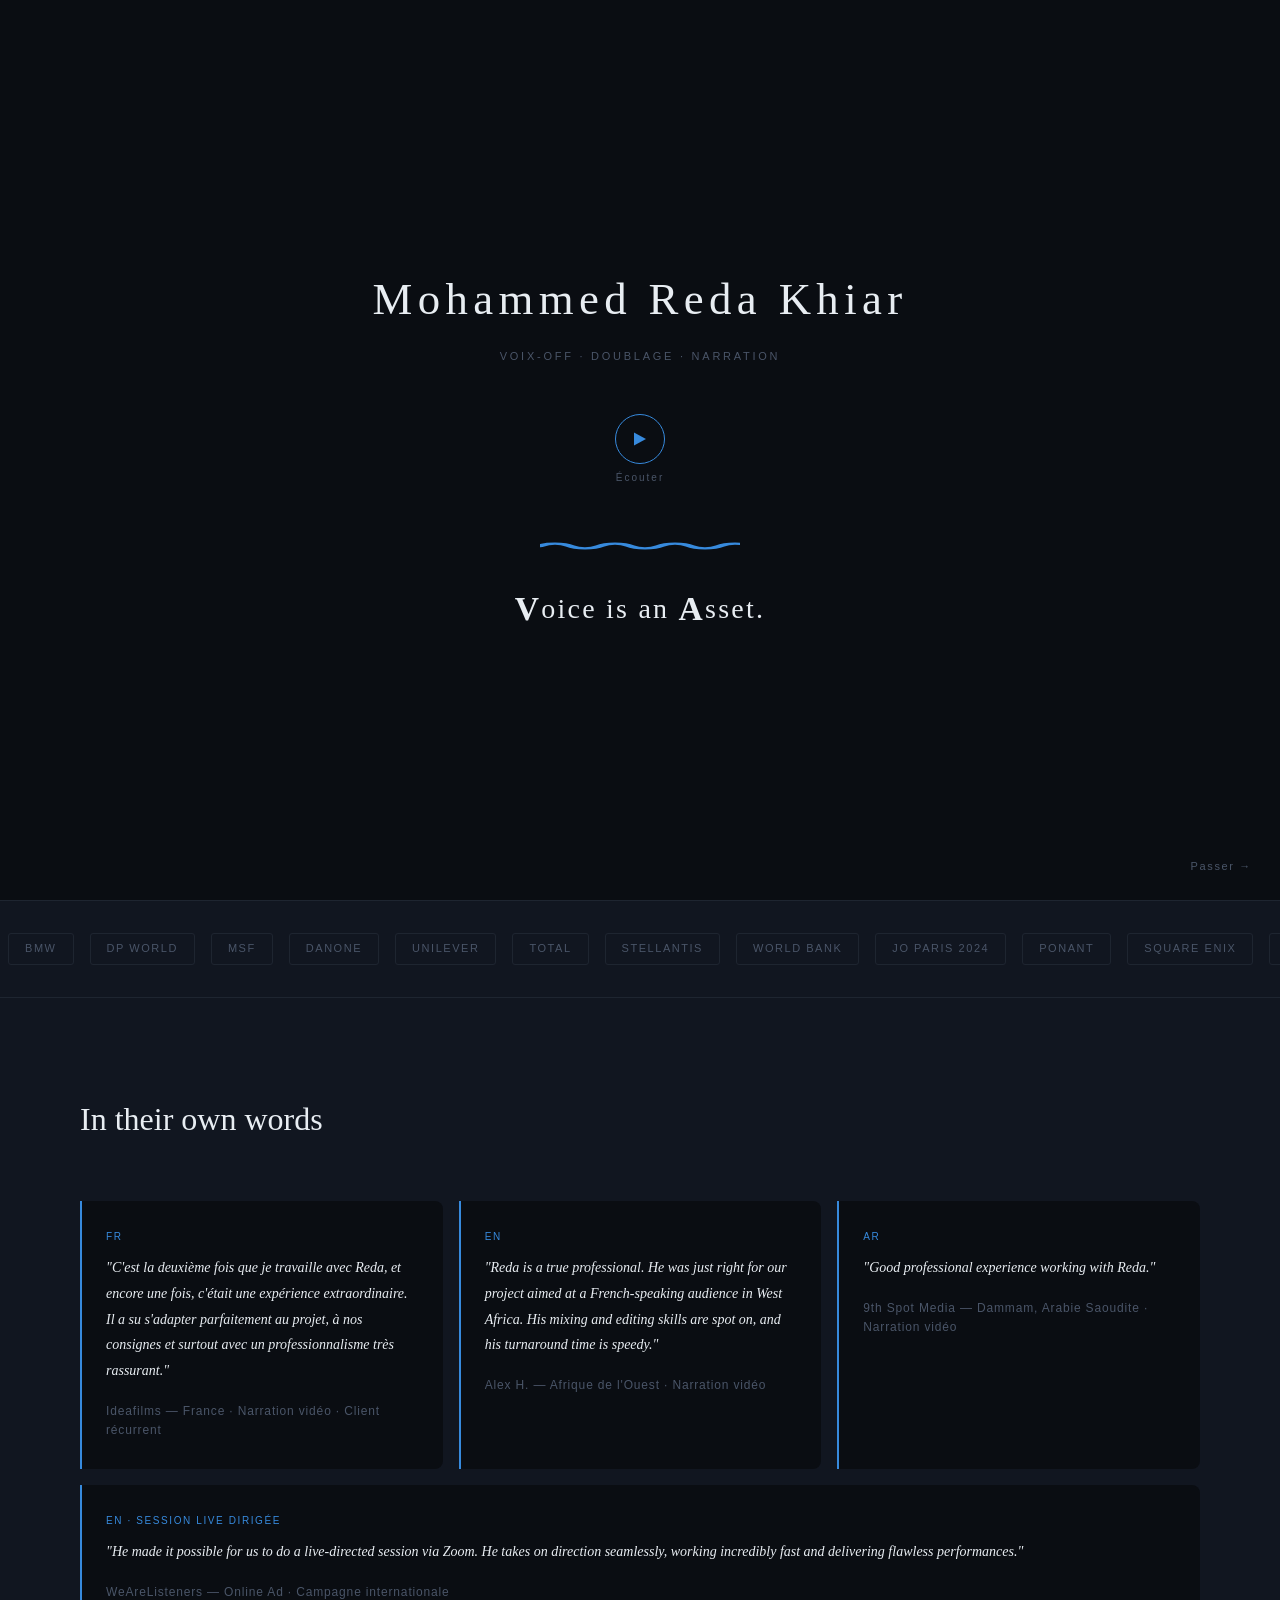
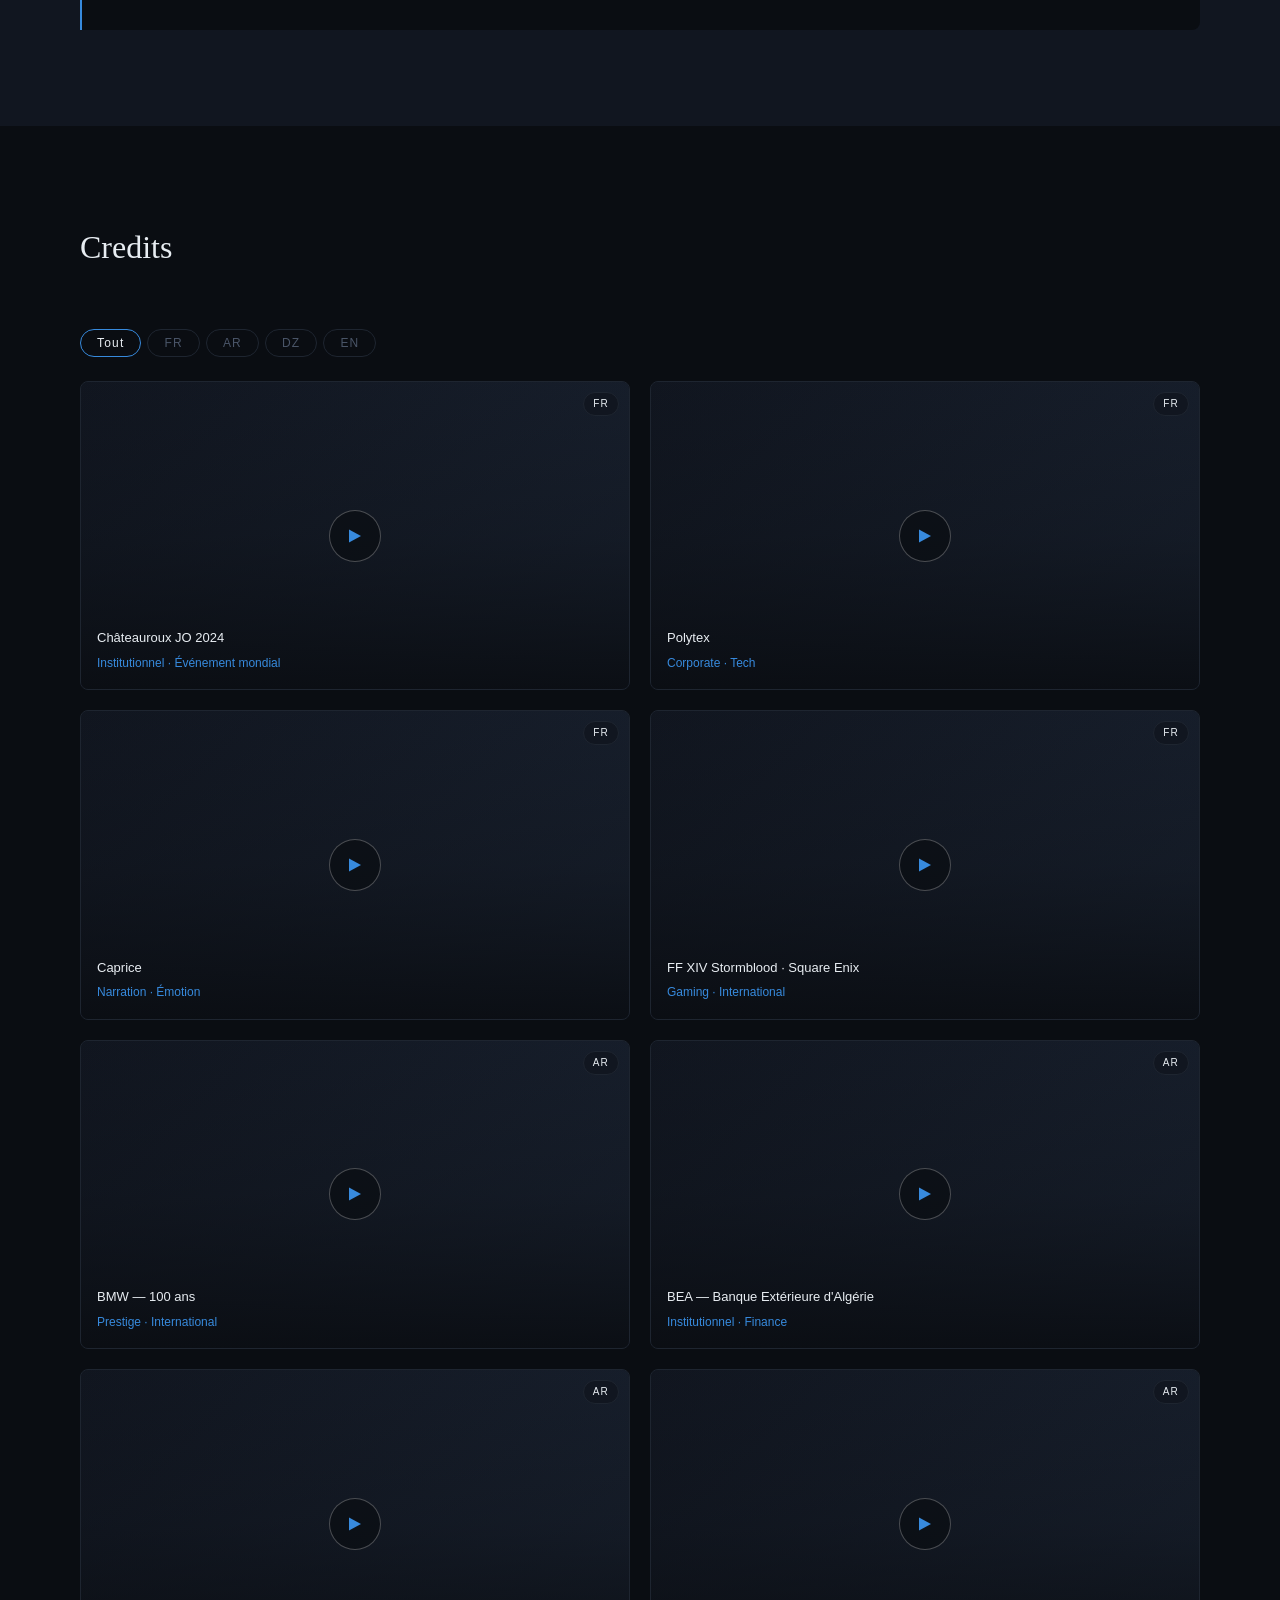
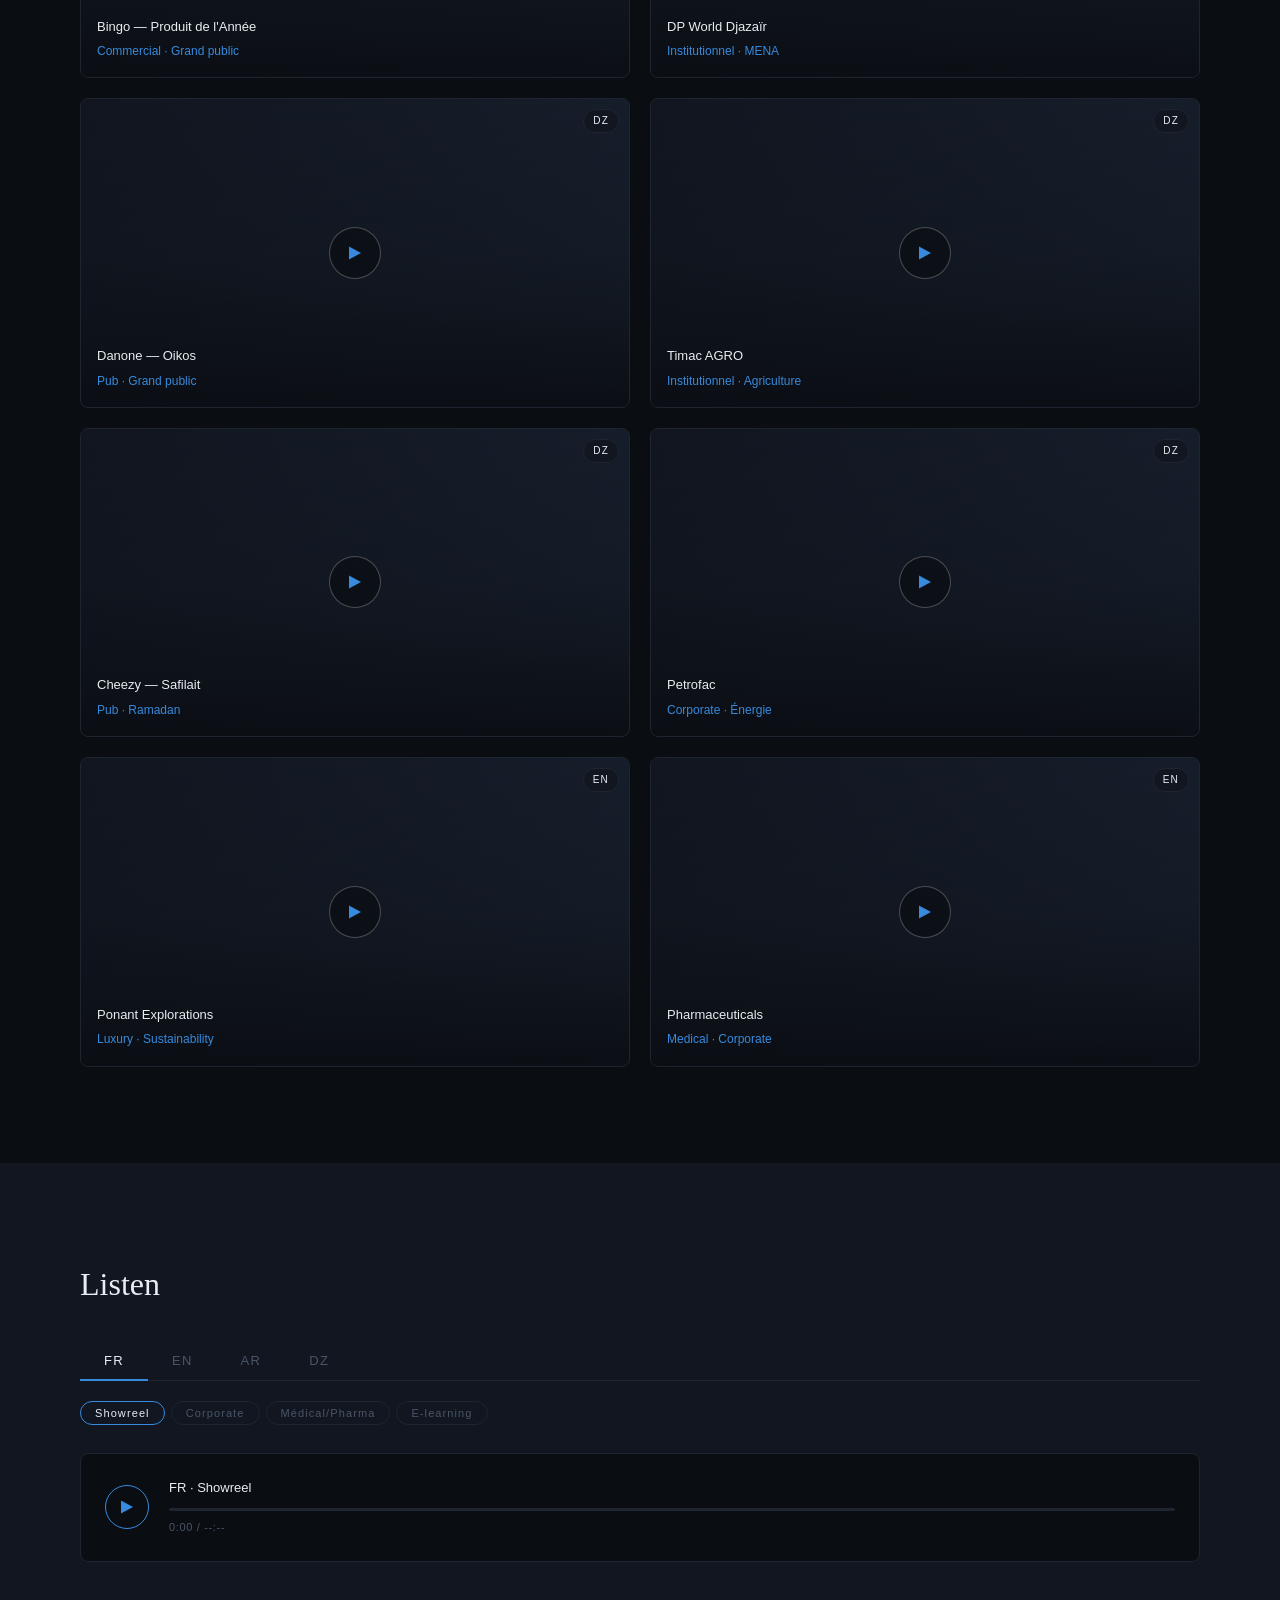
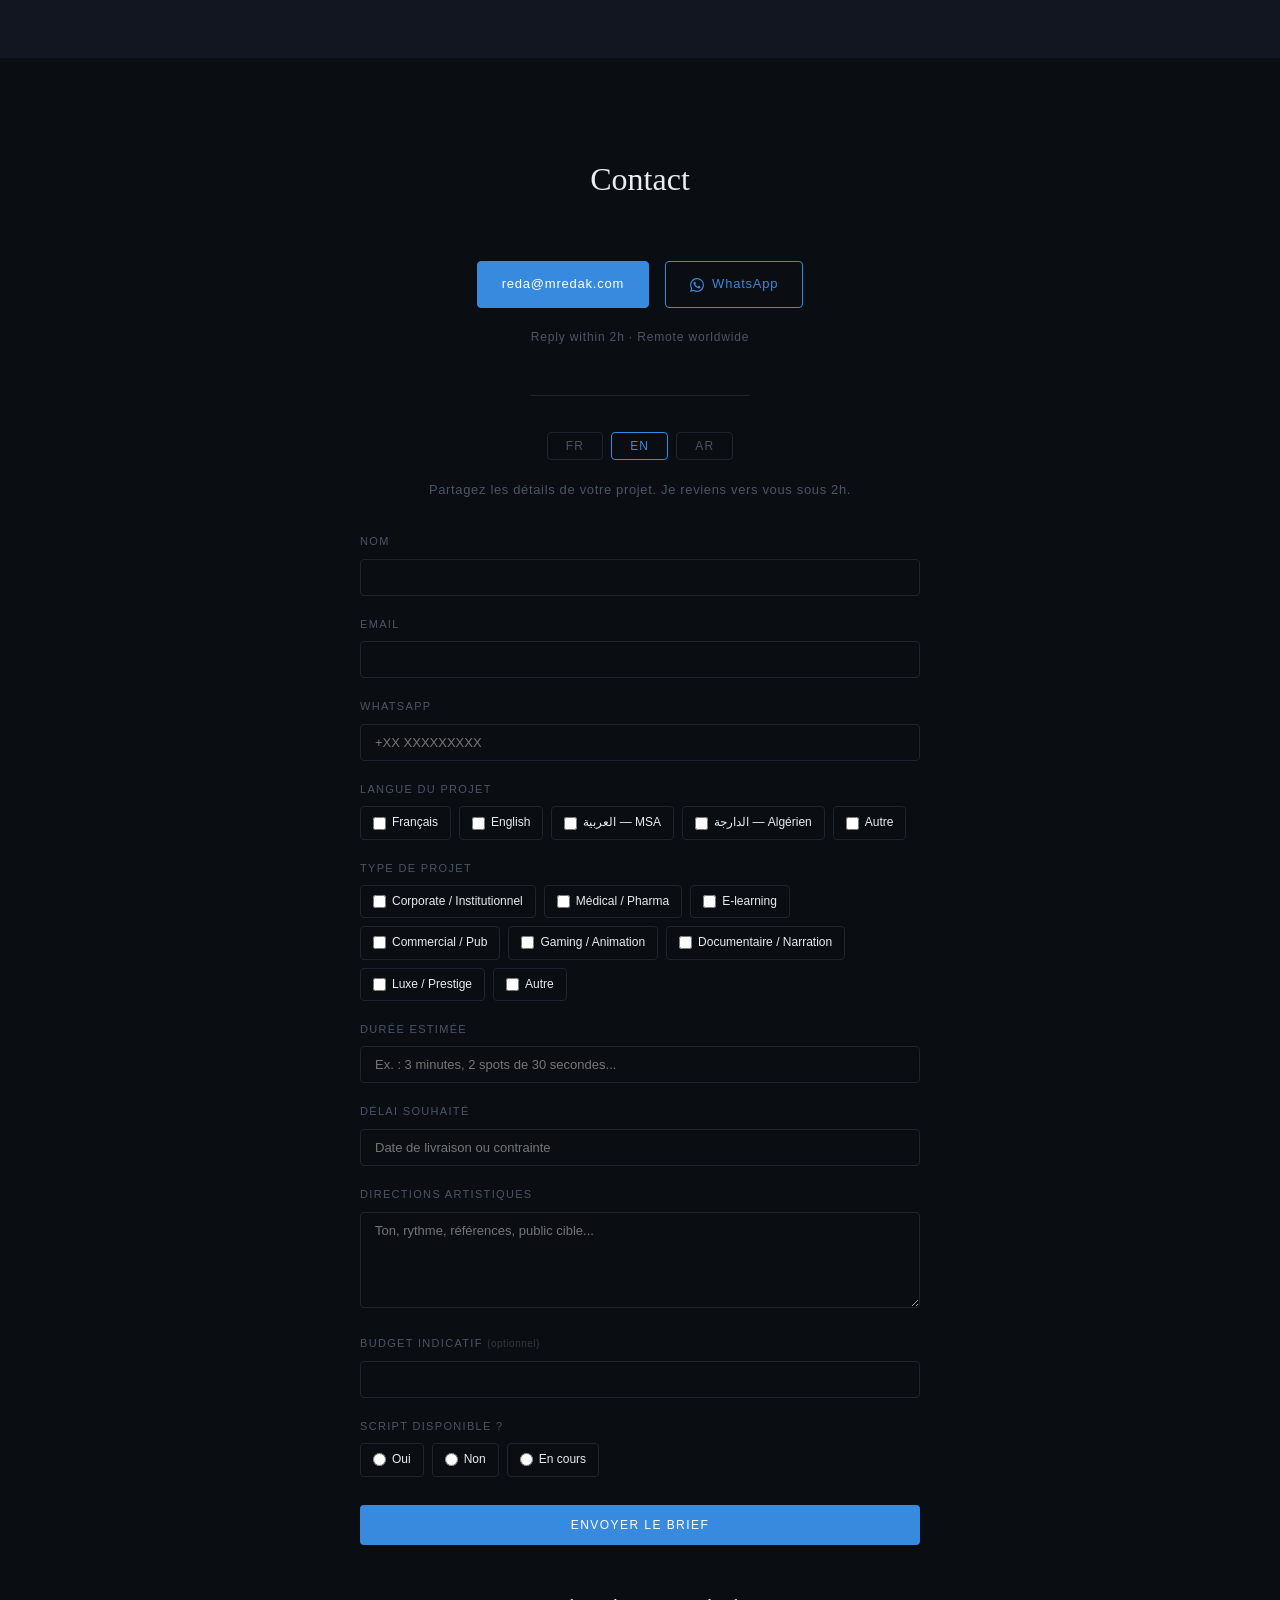
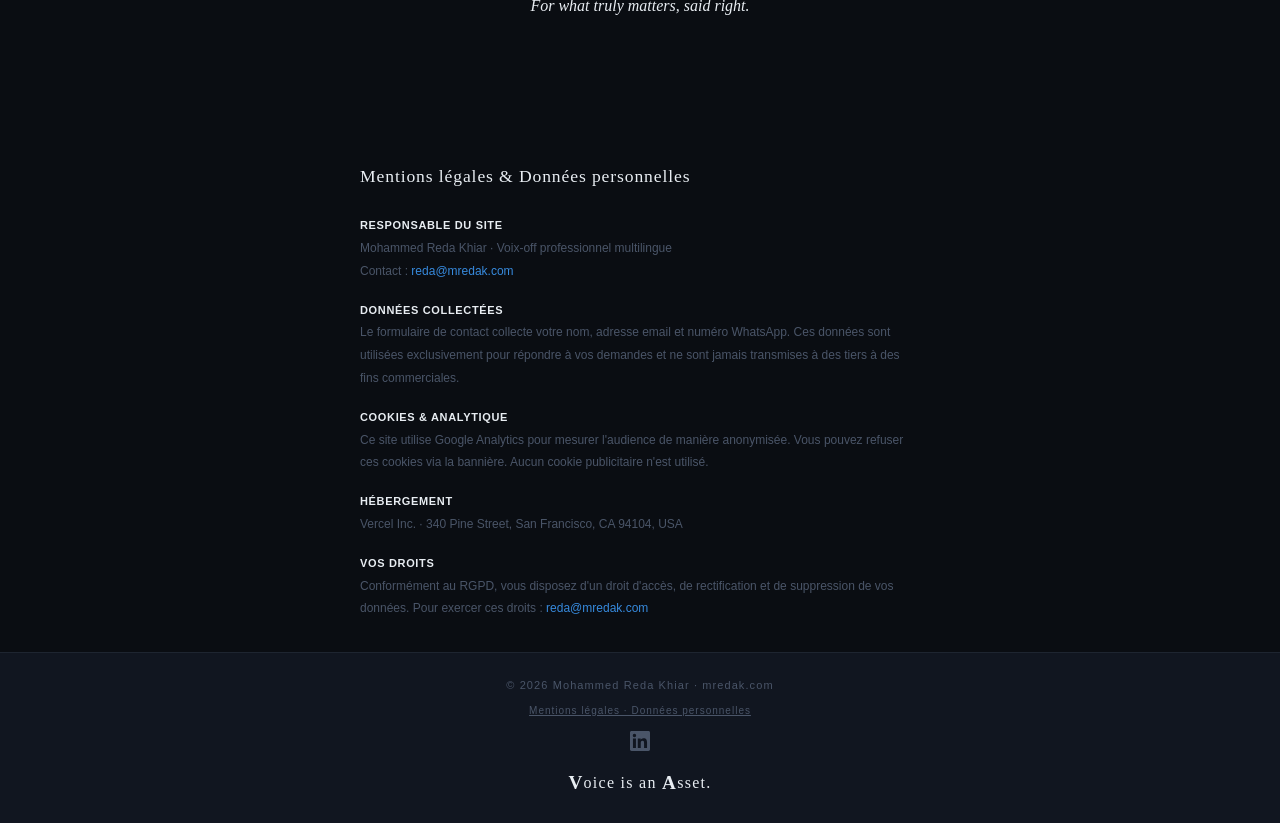
<file: index.html>
<!DOCTYPE html>
<html lang="en" dir="ltr">
<head>
  <meta charset="UTF-8">
  <meta name="viewport" content="width=device-width, initial-scale=1.0">
  <link rel="icon" type="image/svg+xml" href="/favicon.svg">
  <title>Mohammed Reda Khiar | Voix-off FR · AR · EN MENA — Doublage · Narration</title>
  <meta name="description" content="Voix-off professionnel multilingue — Français, Arabe, Anglais MENA. Corporate, médical, gaming, prestige. Remote international.">
  <link rel="canonical" href="https://www.mredak.com/">
  <link rel="preload" as="image" href="mohammed-reda-khiar-voix-off.webp" type="image/webp">
  <link rel="alternate" hreflang="fr" href="https://www.mredak.com/">
  <link rel="alternate" hreflang="en" href="https://www.mredak.com/">
  <link rel="alternate" hreflang="ar" href="https://www.mredak.com/">
  <link rel="alternate" hreflang="x-default" href="https://www.mredak.com/">
  <meta property="og:type"        content="website">
  <meta property="og:url"         content="https://www.mredak.com/">
  <meta property="og:title"       content="Mohammed Reda Khiar | Voix-off FR · AR · EN MENA">
  <meta property="og:description" content="Voix-off professionnel multilingue — Français, Arabe, Anglais MENA. Corporate, médical, gaming, prestige.">
  <meta property="og:image"       content="https://www.mredak.com/mohammed-reda-khiar-voix-off.webp">
  <meta property="og:image:alt"   content="Portrait Mohammed Reda Khiar — Voix-off narrateur">
  <meta property="og:locale"      content="fr_FR">
  <meta property="og:site_name"    content="Mohammed Reda Khiar | Voix-off">
  <meta name="author"               content="Mohammed Reda Khiar">
  <meta name="twitter:card"        content="summary_large_image">
  <meta name="twitter:title"       content="Mohammed Reda Khiar | Voix-off FR · AR · EN MENA">
  <meta name="twitter:description" content="Voix-off professionnel multilingue — Français, Arabe, Anglais MENA.">
  <meta name="twitter:image"       content="https://www.mredak.com/mohammed-reda-khiar-voix-off.webp">
  <meta http-equiv="Content-Security-Policy" content="default-src 'self'; script-src 'self' 'sha256-TTMDoff7irIwQFq1Szn2PHfp6LvFULEI8iDF8wnnCVU=' https://www.googletagmanager.com https://www.google-analytics.com; style-src 'self' 'unsafe-inline' https://fonts.googleapis.com; font-src 'self' https://fonts.gstatic.com; img-src 'self' data: https://i.ytimg.com https://www.google-analytics.com; frame-src https://www.youtube.com; media-src 'self'; connect-src 'self' https://www.google-analytics.com https://analytics.google.com https://www.googletagmanager.com https://formspree.io; form-action 'self' https://formspree.io; base-uri 'self'; upgrade-insecure-requests">
  <meta http-equiv="X-Frame-Options"        content="SAMEORIGIN">
  <meta http-equiv="X-Content-Type-Options" content="nosniff">
  <meta name="robots" content="index, follow">
  <link rel="sitemap" type="application/xml" href="/sitemap.xml">
  <meta name="referrer"                     content="strict-origin-when-cross-origin">
  <!-- Google Analytics GA4 -->
  <script async src="https://www.googletagmanager.com/gtag/js?id=G-5634FL003H"></script>
  <script>
    window.dataLayer = window.dataLayer || [];
    function gtag(){dataLayer.push(arguments);}
    // Consent Mode v2 : le défaut doit précéder « config » (initialisation unique, ici)
    gtag("consent", "default", {
      analytics_storage: "denied",
      ad_storage: "denied",
      ad_user_data: "denied",
      ad_personalization: "denied",
      wait_for_update: 500
    });
    var internalTraffic = false;
    try {
      // Trafic interne : ouvrir mredak.com/?interne=1 une fois par appareil (?interne=0 pour retirer)
      var q = new URLSearchParams(location.search).get("interne");
      if (q === "1") localStorage.setItem("mrk_internal", "1");
      if (q === "0") localStorage.removeItem("mrk_internal");
      internalTraffic = localStorage.getItem("mrk_internal") === "1";
      // Consentement déjà accordé lors d'une visite précédente : appliqué avant « config »
      if (localStorage.getItem("cookieConsent") === "accepted") {
        gtag("consent", "update", { analytics_storage: "granted" });
      }
    } catch (e) {}
    gtag("js", new Date());
    gtag("config", "G-5634FL003H", internalTraffic ? { traffic_type: "internal" } : {});
  </script>
  <link rel="preconnect" href="https://fonts.googleapis.com">
  <link rel="preconnect" href="https://fonts.gstatic.com" crossorigin>
  <link href="https://fonts.googleapis.com/css2?family=Playfair+Display:ital,wght@0,400;0,500;1,400;1,500&family=Amiri:ital,wght@0,400;0,700;1,400&family=DM+Sans:wght@300;400;500&family=Noto+Sans+Arabic:wght@300;400;500&display=swap" rel="stylesheet">
  <script type="application/ld+json">
  {
    "@context": "https://schema.org",
    "@type": "Person",
    "name": "Mohammed Reda Khiar",
    "url": "https://www.mredak.com/",
    "email": "reda@mredak.com",
    "jobTitle": "Voice-over Artist & Narrator",
    "knowsLanguage": ["fr", "ar", "en"],
    "hasOccupation": {
      "@type": "Occupation",
      "name": "Voice-over Artist",
      "occupationLocation": { "@type": "Country", "name": "Algeria" },
      "skills": "Voice-over, Dubbing, Narration, Medical narration, Adobe Audition, iZotope RX8, ElevenLabs, Applio, Python audio automation, Whisper"
    },
    "sameAs": [
      "https://www.linkedin.com/in/mohammedreda-khiar"
    ],
    "award": "Company of Heroes 3 — Relic/SEGA 2023"
  }
  </script>
  <style>
    :root {
      --bg-primary:    #0a0d12;
      --bg-secondary:  #111620;
      --text-primary:  #e8edf2;
      --text-muted:    #4a5568;
      --border:        #1e2530;
      --accent-gold:   #c8a97e;
      --accent-blue:   #378ADD;
      --font-display:    'Playfair Display', Georgia, serif;
      --font-display-ar: 'Amiri', serif;
      --font-body:       'DM Sans', sans-serif;
      --font-body-ar:    'Noto Sans Arabic', sans-serif;
    }
    *, *::before, *::after { box-sizing: border-box; margin: 0; padding: 0; }
    html { scroll-behavior: smooth; }
    body {
      background: var(--bg-primary);
      color: var(--text-primary);
      font-family: var(--font-body);
      line-height: 1.6;
      overflow-x: hidden;
    }
    body.rtl { font-family: var(--font-body-ar); direction: rtl; }
    img { max-width: 100%; display: block; }
    a { color: inherit; text-decoration: none; }
    button { cursor: pointer; border: none; background: none; font-family: inherit; color: inherit; }

    .sr-only {
      position: absolute; width: 1px; height: 1px;
      padding: 0; margin: -1px; overflow: hidden;
      clip: rect(0,0,0,0); white-space: nowrap; border: 0;
      list-style: none;
    }

    /* ── SKIP LINK ── */
    .skip-link {
      position: absolute; top: -40px; left: 0;
      background: var(--accent-blue); color: #fff;
      padding: 8px 16px; font-size: 13px;
      z-index: 9999; transition: top .2s;
    }
    .skip-link:focus { top: 0; }

    /* ── INTRO ── */
    #intro {
      position: fixed; inset: 0;
      background: var(--bg-primary);
      z-index: 1000;
      display: flex; flex-direction: column;
      align-items: center; justify-content: center;
      transition: opacity 0.9s ease, visibility 0.9s ease;
    }
    #intro.hidden { opacity: 0; visibility: hidden; pointer-events: none; }
    .intro-name {
      font-family: var(--font-display);
      font-size: clamp(1.6rem, 4vw, 2.8rem);
      font-weight: 400; letter-spacing: 0.12em;
      color: var(--text-primary);
      opacity: 0; animation: fadeInUp 1.2s ease 0.4s forwards;
    }
    .intro-sub {
      font-size: 11px; letter-spacing: 0.25em;
      text-transform: uppercase; color: var(--text-muted);
      margin-top: 12px;
      opacity: 0; animation: fadeInUp 1s ease 0.9s forwards;
    }
    .intro-listen-wrap {
      display: flex; flex-direction: column; align-items: center; gap: 6px;
      margin-top: 48px;
      opacity: 0; animation: fadeIn 0.8s ease 1.5s forwards;
    }
    .intro-play-btn {
      width: 50px; height: 50px; border-radius: 50%;
      border: 1.5px solid var(--accent-blue);
      display: flex; align-items: center; justify-content: center;
      transition: background 0.2s, transform 0.2s;
    }
    .intro-play-btn:hover { background: rgba(55,138,221,.12); transform: scale(1.06); }
    .intro-play-btn.playing { border-color: var(--accent-blue); background: rgba(55,138,221,.1); }
    .intro-listen-label { font-size: 10px; letter-spacing: 0.2em; color: var(--text-muted); }
    .intro-wave-clip {
      width: 200px; height: 40px; overflow: hidden;
      margin-top: 40px;
      opacity: 0; animation: fadeIn 0.8s ease 1.8s forwards;
    }
    .wave-svg {
      transform-origin: 0 20px; transform: scaleY(0.22);
      transition: transform 0.7s ease;
    }
    .wave-svg.playing { transform: scaleY(1); }
    .wave-mover { animation: waveTick 5s linear infinite; }
    @keyframes waveTick {
      from { transform: translateX(0); }
      to   { transform: translateX(-180px); }
    }
    .intro-asset-line {
      font-family: var(--font-display); font-style: normal;
      font-size: clamp(1rem, 2.4vw, 1.75rem);
      color: #e8edf2; letter-spacing: .08em; margin-top: 16px;
      opacity: 0; animation: fadeIn 0.8s ease 2s forwards;
    }
    .intro-skip {
      position: absolute; bottom: 28px; right: 28px;
      font-size: 11px; letter-spacing: .15em;
      color: var(--text-muted);
      opacity: 0; animation: fadeIn 0.8s ease 2.2s forwards;
      transition: color .2s;
    }
    .intro-skip:hover { color: var(--text-primary); }

    /* ── NAV ── */
    nav {
      position: fixed; top: 0; left: 0; right: 0;
      height: 60px; background: var(--bg-primary);
      border-bottom: 1px solid var(--border);
      display: flex; align-items: center; justify-content: space-between;
      padding: 0 32px; z-index: 100;
    }
    .nav-brand {
      font-size: 11px; letter-spacing: .2em;
      text-transform: uppercase; color: var(--text-muted);
      white-space: nowrap;
    }
    .nav-lang { display: flex; gap: 2px; align-items: center; }
    .lang-btn {
      font-size: 12px; letter-spacing: .08em;
      color: var(--text-muted); padding: 4px 8px;
      border-radius: 3px; transition: color .2s, background .2s;
    }
    .lang-btn:hover { color: var(--text-primary); }
    .lang-btn.active { color: var(--text-primary); background: var(--bg-secondary); }
    .lang-sep { color: var(--border); font-size: 12px; user-select: none; }
    .nav-anchor-btn {
      font-size: 11px; letter-spacing: .12em;
      color: var(--text-muted); padding: 4px 10px;
      border-radius: 3px; transition: color .2s;
      text-decoration: none;
    }
    .nav-anchor-btn:hover { color: var(--text-primary); }
    .nav-cta {
      font-size: 12px; letter-spacing: .06em;
      color: var(--accent-blue); padding: 7px 16px;
      border: 1px solid var(--accent-blue); border-radius: 4px;
      transition: background .2s, color .2s; white-space: nowrap;
    }
    .nav-cta:hover { background: rgba(55,138,221,.12); color: var(--text-primary); }

    /* ── LAYOUT ── */
    main { padding-top: 60px; }
    section { padding: 96px 0; }
    .container { max-width: 1200px; margin: 0 auto; padding: 0 40px; }
    .section-title {
      font-family: var(--font-display);
      font-size: clamp(1.5rem, 2.5vw, 2rem);
      font-weight: 400; color: var(--text-primary);
      margin-bottom: 56px;
    }
    body.rtl .section-title { font-family: var(--font-display-ar); }

    /* ── HERO ── */
    #hero {
      min-height: calc(100vh - 60px);
      display: flex; align-items: center;
      padding: 80px 0;
    }
    .hero-grid {
      display: grid; grid-template-columns: 1fr 1fr;
      gap: 80px; align-items: center;
    }
    .hero-label {
      font-size: 11px; letter-spacing: .25em;
      text-transform: uppercase; color: var(--text-muted);
      margin-bottom: 20px;
    }
    .hero-signature {
      font-family: var(--font-display);
      font-size: clamp(1.9rem, 3.5vw, 2.6rem);
      font-weight: 400; line-height: 1.2;
      color: var(--text-primary); margin-bottom: 18px;
    }
    body.rtl .hero-signature { font-family: var(--font-display-ar); }
    .hero-subtitle { font-size: 14px; color: var(--text-muted); letter-spacing: .04em; margin-bottom: 32px; }

    /* ── HERO MINI PLAYER ── */
    .hero-mini-player {
      display: flex; align-items: center; gap: 14px;
      padding: 14px 18px;
      background: var(--bg-secondary);
      border: 1px solid var(--border); border-radius: 8px;
      margin-bottom: 32px;
      cursor: pointer;
      transition: border-color .2s;
    }
    .hero-mini-player:hover { border-color: var(--accent-blue); }
    .mini-play-btn {
      width: 38px; height: 38px; border-radius: 50%; flex-shrink: 0;
      border: 1.5px solid var(--accent-blue);
      display: flex; align-items: center; justify-content: center;
      transition: background .2s;
    }
    .mini-play-btn.playing { background: var(--accent-blue); }
    .mini-info { flex: 1; min-width: 0; }
    .mini-label { font-size: 11px; letter-spacing: .1em; color: var(--text-muted); text-transform: uppercase; margin-bottom: 6px; }
    .mini-bar-wrap { height: 2px; background: var(--border); border-radius: 2px; cursor: pointer; }
    .mini-bar { height: 100%; background: var(--accent-blue); border-radius: 2px; width: 0%; transition: width .1s linear; }

    .hero-actions { display: flex; gap: 12px; flex-wrap: wrap; }
    .btn-gold {
      display: inline-flex; align-items: center;
      font-size: 13px; letter-spacing: .06em;
      color: #fff; background: var(--accent-blue);
      padding: 12px 24px; border-radius: 4px;
      border: 1px solid var(--accent-blue);
      transition: opacity .2s, transform .2s; cursor: pointer;
    }
    .btn-gold:hover { opacity: .85; transform: translateY(-1px); }
    .btn-blue {
      display: inline-flex; align-items: center; gap: 8px;
      font-size: 13px; letter-spacing: .06em;
      color: var(--accent-blue); background: none;
      padding: 12px 24px; border-radius: 4px;
      border: 1px solid var(--accent-blue);
      transition: background .2s; cursor: pointer;
    }
    .btn-blue:hover { background: rgba(55,138,221,.1); }
    .hero-photo-wrap {
      display: flex; justify-content: center; align-items: center;
    }
    .hero-photo {
      width: 380px; height: 380px;
      border-radius: 50%; object-fit: cover;
      object-position: 50% 15%;
      border: 2px solid var(--border);
      display: block; flex-shrink: 0;
    }

    /* ── LOGOS TICKER ── */
    #logos {
      padding: 32px 0; overflow: hidden;
      border-top: 1px solid var(--border);
      border-bottom: 1px solid var(--border);
      background: var(--bg-secondary);
    }
    .ticker-wrap { display: flex; overflow: hidden; }
    .ticker-track {
      display: flex; flex-shrink: 0;
      animation: tickerAnim 50s linear infinite;
    }
    .ticker-track:hover { animation-play-state: paused; }
    .ticker-item {
      font-size: 11px; letter-spacing: .14em;
      text-transform: uppercase; color: var(--text-muted);
      padding: 6px 16px; border: 1px solid var(--border);
      border-radius: 3px; margin: 0 8px;
      flex-shrink: 0; white-space: nowrap; transition: color .2s;
    }
    .ticker-item:hover { color: var(--text-primary); }
    @keyframes tickerAnim {
      0%   { transform: translateX(0); }
      100% { transform: translateX(-50%); }
    }

    /* ── REVIEWS ── */
    #reviews { background: var(--bg-secondary); }
    .reviews-grid { display: grid; grid-template-columns: repeat(3, 1fr); gap: 16px; }
    .review-card {
      background: var(--bg-primary);
      border-left: 2px solid var(--accent-blue);
      border-radius: 0 8px 8px 0; padding: 28px 24px;
    }
    body.rtl .review-card {
      border-left: none; border-right: 2px solid var(--accent-blue);
      border-radius: 8px 0 0 8px;
    }
    .review-card.full { grid-column: 1 / -1; }
    .review-quote {
      font-family: var(--font-display); font-style: italic;
      font-size: 14px; line-height: 1.85;
      color: var(--text-primary); margin: 0 0 18px 0;
      padding: 0; border: none;
    }
    body.rtl .review-quote { font-family: var(--font-display-ar); }
    .review-lang {
      font-size: 10px; letter-spacing: .16em; text-transform: uppercase;
      color: var(--accent-blue); margin-bottom: 10px;
    }
    .review-source { font-size: 12px; color: var(--text-muted); letter-spacing: .07em; font-style: normal; display: block; }

    /* ── VIDEOS ── */
    #videos { background: var(--bg-primary); }
    .videos-grid { display: grid; grid-template-columns: repeat(2, 1fr); gap: 20px; }
    .vid-card {
      position: relative; aspect-ratio: 16/9;
      background: var(--bg-secondary);
      border: 1px solid var(--border); border-radius: 8px;
      overflow: hidden; cursor: pointer;
    }
    .yt-facade {
      position: absolute; inset: 0; cursor: pointer;
      background: linear-gradient(135deg, #111620, #1a2332);
    }
    .vid-card iframe {
      position: absolute; inset: 0;
      width: 100%; height: 100%; border: none;
    }
    .vid-overlay {
      position: absolute; inset: 0;
      background: linear-gradient(to top, rgba(10,13,18,.92) 0%, rgba(10,13,18,.3) 50%, rgba(10,13,18,.05) 100%);
      display: flex; flex-direction: column;
      justify-content: flex-end; padding: 16px;
      transition: background .3s; pointer-events: none;
    }
    .vid-card:hover .vid-overlay {
      background: linear-gradient(to top, rgba(10,13,18,.93) 0%, rgba(10,13,18,.35) 65%, rgba(10,13,18,.05) 100%);
    }
    .vid-meta { display: flex; justify-content: space-between; align-items: flex-end; }
    .vid-client { font-size: 13px; font-weight: 500; color: var(--text-primary); }
    .vid-label  { display: block; font-family: var(--font-body); font-size: 12px; color: var(--accent-blue); margin-top: 4px; }
    .vid-badge {
      position: absolute; top: 10px; right: 10px;
      font-size: 10px; letter-spacing: .12em; text-transform: uppercase;
      color: var(--text-primary); background: #111620; border: 1px solid #1e2530;
      border-radius: 20px; padding: 3px 9px; pointer-events: none; z-index: 2;
    }
    .vid-filter-tabs { display: flex; gap: 6px; margin-bottom: 24px; flex-wrap: wrap; }
    .vid-filter-btn {
      font-size: 12px; letter-spacing: .1em;
      color: var(--text-muted); padding: 6px 16px;
      border: 1px solid var(--border); border-radius: 20px;
      background: none; cursor: pointer; transition: color .2s, border-color .2s;
    }
    .vid-filter-btn.active { color: var(--text-primary); border-color: var(--accent-blue); }
    .vid-filter-btn:hover:not(.active) { color: var(--text-primary); }
    .vid-card.hidden { display: none; }
    .play-btn {
      position: absolute; top: 50%; left: 50%;
      transform: translate(-50%, -50%);
      width: 52px; height: 52px; border-radius: 50%;
      background: rgba(10,13,18,.65);
      border: 1.5px solid rgba(255,255,255,.25);
      display: flex; align-items: center; justify-content: center;
      transition: background .2s, border-color .2s, transform .2s;
      pointer-events: auto; z-index: 3; cursor: pointer;
    }
    .vid-card:hover .play-btn {
      background: var(--accent-blue); border-color: var(--accent-blue);
      transform: translate(-50%, -50%) scale(1.1);
    }

    /* ── LIGHTBOX ── */
    #lightbox {
      position: fixed; inset: 0;
      background: rgba(0,0,0,.96); z-index: 500;
      display: flex; align-items: center; justify-content: center;
      opacity: 0; visibility: hidden; transition: opacity .3s, visibility .3s;
    }
    #lightbox.open { opacity: 1; visibility: visible; }
    .lb-inner { position: relative; width: min(92vw, 1100px); aspect-ratio: 16/9; }
    .lb-inner iframe, .lb-inner video { width: 100%; height: 100%; border: none; border-radius: 6px; }
    .lb-close {
      position: absolute; top: -44px; right: 0;
      color: var(--text-muted); font-size: 22px;
      padding: 8px; line-height: 1; transition: color .2s;
    }
    .lb-close:hover { color: var(--text-primary); }

    /* ── AUDIO DEMOS ── */
    #demos { background: var(--bg-secondary); }
    #demos .section-title { text-align: left; margin-bottom: 32px; }
    body.rtl #demos .section-title { text-align: right; }
    body.rtl .demo-lang-tabs  { justify-content: flex-end; }
    body.rtl .demo-genre-tabs { justify-content: flex-end; }
    .demo-lang-tabs {
      display: flex; direction: ltr; border-bottom: 1px solid var(--border);
      margin-bottom: 20px;
    }
    .demo-lang-btn {
      font-size: 13px; letter-spacing: .1em;
      color: var(--text-muted); padding: 11px 24px;
      border-bottom: 2px solid transparent; margin-bottom: -1px;
      transition: color .2s, border-color .2s;
    }
    .demo-lang-btn.active { color: var(--text-primary); border-bottom-color: var(--accent-blue); }
    .demo-lang-btn:hover:not(.active) { color: var(--text-primary); }
    .demo-genre-tabs {
      display: flex; direction: ltr; gap: 6px; flex-wrap: wrap;
      margin-bottom: 28px;
    }
    .demo-genre-btn {
      font-size: 11px; letter-spacing: .1em;
      color: var(--text-muted); padding: 5px 14px;
      border: 1px solid var(--border); border-radius: 20px;
      background: none; cursor: pointer; transition: color .2s, border-color .2s;
    }
    .demo-genre-btn.active { color: var(--text-primary); border-color: var(--accent-blue); }
    .demo-genre-btn:hover:not(.active) { color: var(--text-primary); }
    .audio-player {
      display: flex; align-items: center; gap: 20px; padding: 24px;
      background: var(--bg-primary); border: 1px solid var(--border); border-radius: 8px;
    }
    .aud-btn {
      width: 44px; height: 44px; border-radius: 50%;
      border: 1.5px solid var(--accent-blue);
      display: flex; align-items: center; justify-content: center;
      flex-shrink: 0; transition: background .2s, transform .2s;
    }
    .aud-btn:hover { background: rgba(55,138,221,.12); transform: scale(1.05); }
    .aud-btn.playing { background: var(--accent-blue); border-color: var(--accent-blue); }
    .aud-info { flex: 1; min-width: 0; }
    .aud-label { font-size: 13px; color: var(--text-primary); margin-bottom: 10px; }
    .aud-bar-wrap {
      height: 3px; background: var(--border); border-radius: 2px;
      cursor: pointer; position: relative;
    }
    .aud-bar {
      height: 100%; background: var(--accent-blue); border-radius: 2px;
      width: 0%; pointer-events: none; transition: width .1s linear;
    }
    .aud-time { font-size: 11px; color: var(--text-muted); letter-spacing: .06em; margin-top: 8px; }

    /* ── BRIEF FORM ── */
    .brief-form-wrapper { max-width: 560px; margin: 0 auto 48px; text-align: left; }
    .brief-lang-toggle { display: flex; justify-content: center; gap: 8px; margin-bottom: 20px; }
    .brief-lang-btn {
      background: transparent; border: 1px solid var(--border);
      color: var(--text-muted); padding: 6px 18px; border-radius: 4px;
      font-family: var(--font-body); font-size: 12px; letter-spacing: .1em;
      cursor: pointer; transition: all .2s;
    }
    .brief-lang-btn.active, .brief-lang-btn:hover { border-color: var(--accent-blue); color: var(--accent-blue); }
    .brief-intro { text-align: center; font-size: 13px; color: var(--text-muted); letter-spacing: .05em; margin-bottom: 32px; }
    .brief-field { margin-bottom: 20px; }
    .brief-label {
      display: block; font-size: 11px; letter-spacing: .12em;
      color: var(--text-muted); text-transform: uppercase; margin-bottom: 8px;
    }
    .brief-optional { font-size: 10px; letter-spacing: .05em; text-transform: none; opacity: .6; }
    .brief-input, .brief-textarea {
      width: 100%; background: var(--bg-primary); border: 1px solid var(--border);
      border-radius: 4px; color: var(--text-primary); font-family: var(--font-body);
      font-size: 13px; padding: 10px 14px; box-sizing: border-box;
      transition: border-color .2s; outline: none;
    }
    .brief-input:focus, .brief-textarea:focus { border-color: var(--accent-blue); }
    .brief-textarea { resize: vertical; min-height: 96px; }
    .brief-checkboxes, .brief-radios { display: flex; flex-wrap: wrap; gap: 8px; }
    .brief-check {
      display: flex; align-items: center; gap: 6px; font-size: 12px;
      color: var(--text-primary); cursor: pointer; padding: 6px 12px;
      border: 1px solid var(--border); border-radius: 4px;
      transition: border-color .2s; white-space: nowrap;
    }
    .brief-check:hover { border-color: var(--accent-blue); }
    .brief-check input { accent-color: var(--accent-blue); margin: 0; }
    .brief-submit {
      width: 100%; margin-top: 8px; padding: 13px;
      background: var(--accent-blue); color: #fff; border: none; border-radius: 4px;
      font-family: var(--font-body); font-size: 12px; letter-spacing: .12em;
      text-transform: uppercase; cursor: pointer; transition: opacity .2s;
    }
    .brief-submit:hover { opacity: .85; }
    .brief-confirm {
      text-align: center; padding: 24px; border: 1px solid var(--accent-blue);
      border-radius: 4px; font-size: 13px; color: var(--accent-blue);
      letter-spacing: .05em; margin-top: 16px;
    }
    body.rtl .brief-form-wrapper { text-align: right; }
    body.rtl .brief-checkboxes, body.rtl .brief-radios { flex-direction: row-reverse; }

    /* ── CONTACT ── */
    #contact { background: var(--bg-primary); text-align: center; }
    .contact-btns { display: flex; justify-content: center; gap: 16px; margin-bottom: 20px; flex-wrap: wrap; }
    .contact-info-text { font-size: 12px; color: var(--text-muted); letter-spacing: .07em; margin-bottom: 48px; }
    .contact-sep { height: 1px; background: var(--border); max-width: 220px; margin: 0 auto 36px; }
    .contact-sig { font-family: var(--font-display); font-style: italic; font-size: 16px; color: var(--text-primary); }
    body.rtl .contact-sig { font-family: var(--font-display-ar); }

    /* ── FOOTER ── */
    footer {
      padding: 24px; text-align: center;
      border-top: 1px solid var(--border); background: var(--bg-secondary);
    }
    .footer-text { font-size: 11px; color: var(--text-muted); letter-spacing: .1em; }
    .footer-linkedin {
      display: inline-flex; align-items: center; justify-content: center;
      margin-top: 12px; color: var(--text-muted); transition: color .2s;
    }
    .footer-linkedin:hover { color: var(--accent-blue); }

    /* ── COOKIE BANNER ── */
    #cookieBanner {
      position: fixed; bottom: 0; left: 0; right: 0;
      background: var(--bg-secondary);
      border-top: 1px solid var(--border);
      padding: 16px 24px;
      display: flex; align-items: center; justify-content: space-between;
      gap: 16px; flex-wrap: wrap;
      z-index: 200;
      font-size: 12px; color: var(--text-muted);
      transform: translateY(100%);
      transition: transform .4s ease;
    }
    #cookieBanner.visible { transform: translateY(0); }
    #cookieBanner a { color: var(--accent-blue); text-decoration: underline; }
    .cookie-actions { display: flex; gap: 8px; flex-shrink: 0; }
    .cookie-btn {
      font-size: 11px; letter-spacing: .08em;
      padding: 7px 16px; border-radius: 4px; cursor: pointer;
      font-family: var(--font-body);
    }
    .cookie-accept {
      background: var(--accent-blue); color: #fff; border: none;
    }
    .cookie-decline {
      background: none; color: var(--text-muted);
      border: 1px solid var(--border);
    }
    .cookie-decline:hover { color: var(--text-primary); }

    /* ── SCROLL TO TOP ── */
    .scroll-top {
      position: fixed; bottom: 28px; right: 28px;
      width: 40px; height: 40px; border-radius: 50%;
      background: var(--bg-secondary); border: 1px solid var(--border);
      color: var(--text-muted); font-size: 18px;
      display: flex; align-items: center; justify-content: center;
      cursor: pointer; z-index: 99;
      opacity: 0; pointer-events: none;
      transition: opacity .3s, border-color .2s, color .2s;
    }
    .scroll-top.visible { opacity: 1; pointer-events: auto; }
    .scroll-top:hover { border-color: var(--accent-blue); color: var(--accent-blue); }

    /* ── ANIMATIONS ── */
    @keyframes fadeIn    { from { opacity: 0; } to { opacity: 1; } }
    @keyframes fadeInUp  { from { opacity: 0; transform: translateY(14px); } to { opacity: 1; transform: translateY(0); } }

    /* ── YT TOGGLE BTN ── */
    .yt-toggle-btn {
      position: absolute; bottom: 12px; left: 50%;
      transform: translateX(-50%);
      width: 44px; height: 44px; border-radius: 50%;
      background: rgba(10,13,18,.72); border: 1.5px solid rgba(255,255,255,.3);
      display: flex; align-items: center; justify-content: center;
      z-index: 10; cursor: pointer;
      transition: background .2s, border-color .2s, transform .2s;
    }
    .yt-toggle-btn:hover { background: var(--accent-blue); border-color: var(--accent-blue); transform: translateX(-50%) scale(1.1); }
    .yt-toggle-btn.is-paused { background: rgba(10,13,18,.55); }

    /* ── RESPONSIVE ── */
    @media (max-width: 900px) {
      .hero-grid { grid-template-columns: 1fr; gap: 40px; text-align: center; }
      .hero-photo-wrap { order: -1; }
      .hero-photo { width: 160px; height: 160px; }
      .hero-actions { justify-content: center; }
      .hero-mini-player { text-align: left; }
      .reviews-grid { grid-template-columns: 1fr; }
      .review-card.full { grid-column: auto; }
    }
    @media (max-width: 768px) {
      nav { padding: 0 16px; }
      .nav-brand { display: none; }
      .nav-anchors { display: none !important; }
      .container { padding: 0 20px; }
      section { padding: 64px 0; }
      .videos-grid { grid-template-columns: 1fr; }
      .audio-player { gap: 14px; padding: 18px; }
      .nav-anchor-btn {
      font-size: 11px; letter-spacing: .12em;
      color: var(--text-muted); padding: 4px 10px;
      border-radius: 3px; transition: color .2s;
      text-decoration: none;
    }
    .nav-anchor-btn:hover { color: var(--text-primary); }
    .nav-cta { font-size: 11px; padding: 6px 12px; }
      .intro-skip { bottom: 20px; right: 20px; }
    }
    @media (max-width: 480px) {
      .hero-signature { font-size: 1.7rem; }
      .contact-btns { flex-direction: column; align-items: center; }
    }
  </style>
</head>
<body>
<a href="#hero" class="skip-link">Aller au contenu principal</a>

<!-- ══════════════════ INTRO ══════════════════ -->
<div id="intro">
  <p class="intro-name">Mohammed Reda Khiar</p>
  <p class="intro-sub">Voix-off · Doublage · Narration</p>
  <div class="intro-listen-wrap">
    <button type="button" class="intro-play-btn" id="introPlayBtn" aria-label="Écouter l'intro">
      <svg id="introBtnIcon" width="14" height="16" viewBox="0 0 14 16" fill="none">
        <path d="M1 1.5L13 8L1 14.5V1.5Z" fill="#378ADD"/>
      </svg>
    </button>
    <span class="intro-listen-label">Écouter</span>
  </div>
  <div class="intro-wave-clip">
    <svg class="wave-svg" id="waveSVG" width="420" height="40" aria-hidden="true">
      <g class="wave-mover">
        <path d="M0,20 C7.5,6 22.5,6 30,20 C37.5,34 52.5,34 60,20 C67.5,6 82.5,6 90,20 C97.5,34 112.5,34 120,20 C127.5,6 142.5,6 150,20 C157.5,34 172.5,34 180,20 C187.5,6 202.5,6 210,20 C217.5,34 232.5,34 240,20 C247.5,6 262.5,6 270,20 C277.5,34 292.5,34 300,20 C307.5,6 322.5,6 330,20 C337.5,34 352.5,34 360,20 C367.5,6 382.5,6 390,20 C397.5,34 412.5,34 420,20"
          fill="none" stroke="#378ADD" stroke-width="10" stroke-linecap="round"/>
      </g>
    </svg>
  </div>
  <p class="intro-asset-line" aria-label="Voice is an Asset."><span aria-hidden="true" style="direction:ltr;unicode-bidi:isolate;display:inline-block;white-space:nowrap;font-family:'Playfair Display',serif;background:none;"><strong style="font-size:1.2em;vertical-align:-0.05em;">V</strong>oice is an <strong style="font-size:1.2em;vertical-align:-0.05em;">A</strong>sset.</span></p>
  <audio id="introAudio" preload="none">
    <source src="audio/intro_reel.mp3" type="audio/mpeg">
  </audio>
  <button type="button" class="intro-skip" id="introSkipBtn">Passer →</button>
</div>

<!-- ══════════════════ NAV ══════════════════ -->
<header>
  <nav aria-label="Navigation principale">
    <a href="#hero" class="nav-brand">Mohammed Reda Khiar</a>
    <div class="nav-anchors" style="display:flex;gap:0;align-items:center;">
      <a href="#reviews" class="nav-anchor-btn" data-i18n="nav_reviews" style="font-size:11px;letter-spacing:.12em;">Avis</a>
      <a href="#videos" class="nav-anchor-btn" data-i18n="nav_credits" style="font-size:11px;letter-spacing:.12em;">Crédits</a>
      <a href="#demos" class="nav-anchor-btn" data-i18n="nav_demos" style="font-size:11px;letter-spacing:.12em;">Écouter</a>
    </div>
    <div class="nav-lang">
      <button type="button" class="lang-btn" data-lang="fr" aria-label="Passer en français" aria-pressed="true">FR</button>
      <span class="lang-sep">|</span>
      <button type="button" class="lang-btn active" data-lang="en" aria-label="Switch to English" aria-pressed="false">EN</button>
      <span class="lang-sep">|</span>
      <button type="button" class="lang-btn" data-lang="ar" aria-label="التبديل إلى العربية" aria-pressed="false">AR</button>
    </div>
    <a href="#contact" class="nav-cta" data-i18n="nav_cta" data-track="contact_click" data-track-key="method" data-track-value="nav">Un projet ? Parlons-en.</a>
  </nav>
</header>

<main>

  <!-- ── 01 HERO ── -->
  <section id="hero" aria-label="Présentation">
    <div class="container">
      <div class="hero-grid">
        <div class="hero-text">
          <p class="hero-label" data-i18n="hero_name">Mohammed Reda Khiar</p>
          <h1 class="hero-signature" data-i18n="hero_signature">Pour mieux dire ce qui compte.</h1>
          <p class="hero-subtitle" data-i18n="hero_subtitle">Voix-off · Doublage · Narration — FR · AR · EN MENA</p>
          <!-- Mini player intégré au hero -->
          <div class="hero-mini-player" id="heroMiniPlayer" role="button" aria-label="Écouter l'intro">
            <button type="button" class="mini-play-btn" id="miniPlayBtn" aria-label="Lecture">
              <svg id="miniBtnIcon" width="10" height="12" viewBox="0 0 10 12" fill="none">
                <path d="M0 .5L10 6 0 11.5V.5Z" fill="#378ADD"/>
              </svg>
            </button>
            <div class="mini-info">
              <p class="mini-label" data-i18n="hero_listen">Écouter · Intro reel</p>
              <div class="mini-bar-wrap" id="miniBarWrap">
                <div class="mini-bar" id="miniBar"></div>
              </div>
            </div>
          </div>
          <div class="hero-actions">
            <a href="#contact" class="btn-gold" data-i18n="hero_cta" data-track="contact_click" data-track-key="method" data-track-value="hero_cta">Un projet ? Parlons-en.</a>
            <a href="#demos" class="btn-blue" data-track="demos_click" data-track-key="from" data-track-value="hero">
              <svg width="10" height="12" viewBox="0 0 10 12" fill="none">
                <path d="M0 .5L10 6 0 11.5V.5Z" fill="#378ADD"/>
              </svg>
              <span data-i18n="hero_demos">Démos</span>
            </a>
          </div>
        </div>
        <div class="hero-photo-wrap">
          <picture>
            <source srcset="mohammed-reda-khiar-voix-off.webp" type="image/webp">
            <img src="mohammed-reda-khiar-voix-off.webp" srcset="mohammed-reda-khiar-voix-off-400.webp 400w, mohammed-reda-khiar-voix-off.webp 800w" sizes="(max-width: 768px) 180px, 360px" alt="Portrait de Mohammed Reda Khiar, voix-off professionnel multilingue" class="hero-photo" loading="eager" fetchpriority="high" width="800" height="800">
          </picture>
        </div>
      </div>
    </div>
  </section>

  <!-- ── 02 LOGOS ── -->
  <section id="logos" aria-label="Clients">
  <ul class="sr-only" aria-label="Liste des clients">
    <li>BMW</li><li>DP World</li><li>MSF</li><li>Danone</li><li>Unilever</li>
    <li>Total</li><li>Stellantis</li><li>World Bank</li><li>JO Paris 2024</li>
    <li>Thales</li><li>Bardahl</li><li>Soundgarden</li><li>Trois Prime</li>
    <li>MG Motor</li><li>KUHN</li><li>Merinal</li><li>Chemonics/USAID</li>
    <li>SAA</li><li>Djezzy</li><li>Ooredoo</li><li>Condor</li>
    <li>Safilait</li><li>Bellat</li><li>Petrofac</li><li>Caprice</li>
  </ul>
    <div class="ticker-wrap">
      <div class="ticker-track" id="tickerTrack" aria-hidden="true"></div>
    </div>
  </section>

  <!-- ── 03 REVIEWS (remonté) ── -->
  <section id="reviews" aria-labelledby="h2-reviews">
    <div class="container">
      <h2 id="h2-reviews" class="section-title" data-i18n="reviews_title">Ils en parlent mieux que moi</h2>
      <div class="reviews-grid">
        <div class="review-card">
          <p class="review-lang">FR</p>
          <blockquote class="review-quote">"C'est la deuxième fois que je travaille avec Reda, et encore une fois, c'était une expérience extraordinaire. Il a su s'adapter parfaitement au projet, à nos consignes et surtout avec un professionnalisme très rassurant."</blockquote>
          <cite class="review-source">Ideafilms — France · Narration vidéo · Client récurrent</cite>
        </div>
        <div class="review-card">
          <p class="review-lang">EN</p>
          <blockquote class="review-quote">"Reda is a true professional. He was just right for our project aimed at a French-speaking audience in West Africa. His mixing and editing skills are spot on, and his turnaround time is speedy."</blockquote>
          <cite class="review-source">Alex H. — Afrique de l'Ouest · Narration vidéo</cite>
        </div>
        <div class="review-card">
          <p class="review-lang">AR</p>
          <blockquote class="review-quote">"Good professional experience working with Reda."</blockquote>
          <cite class="review-source">9th Spot Media — Dammam, Arabie Saoudite · Narration vidéo</cite>
        </div>
        <div class="review-card full">
          <p class="review-lang">EN · Session live dirigée</p>
          <blockquote class="review-quote">"He made it possible for us to do a live-directed session via Zoom. He takes on direction seamlessly, working incredibly fast and delivering flawless performances."</blockquote>
          <cite class="review-source">WeAreListeners — Online Ad · Campagne internationale</cite>
        </div>
      </div>
    </div>
  </section>

  <!-- ── 04 VIDÉOS ── -->
  <section id="videos" aria-labelledby="h2-videos">
    <div class="container">
      <h2 id="h2-videos" class="section-title" data-i18n="videos_title">Crédits</h2>
      <div class="vid-filter-tabs" id="vidFilterTabs">
        <button type="button" class="vid-filter-btn active" data-filter="all">Tout</button>
        <button type="button" class="vid-filter-btn" data-filter="FR">FR</button>
        <button type="button" class="vid-filter-btn" data-filter="AR">AR</button>
        <button type="button" class="vid-filter-btn" data-filter="DZ">DZ</button>
        <button type="button" class="vid-filter-btn" data-filter="EN">EN</button>
      </div>
      <div class="videos-grid" id="videosGrid"></div>
    </div>
  </section>

  <!-- ── 05 DÉMOS AUDIO ── -->
  <section id="demos" aria-labelledby="h2-demos">
    <div class="container">
      <h2 id="h2-demos" class="section-title" data-i18n="demos_title">Écouter</h2>
      <div class="demo-lang-tabs" id="demoLangTabs" role="tablist" aria-label="Langue des démos audio"></div>
      <div class="demo-genre-tabs" id="demoGenreTabs"></div>
      <div class="audio-player" id="demo-tabpanel" role="tabpanel" aria-live="polite" aria-label="Lecteur audio">
        <button type="button" class="aud-btn" id="demoPlayBtn" aria-label="Lecture">
          <svg class="icon-play" width="12" height="14" viewBox="0 0 12 14" fill="none"><path d="M0 .5 12 7 0 13.5V.5Z" fill="#378ADD"/></svg>
          <svg class="icon-pause" style="display:none" width="12" height="12" viewBox="0 0 12 12" fill="none"><rect x="0" y="0" width="4" height="12" fill="white"/><rect x="8" y="0" width="4" height="12" fill="white"/></svg>
        </button>
        <div class="aud-info">
          <p class="aud-label" id="demoLabel">FR · Showreel</p>
          <div class="aud-bar-wrap" id="audBarWrap">
            <div class="aud-bar" id="demoBar"></div>
          </div>
          <p class="aud-time" id="demoTime">0:00 / --:--</p>
        </div>
        <audio id="demoAudio" preload="none" controlsList="nodownload"></audio>
      </div>
    </div>
  </section>

  <!-- ── 06 CONTACT ── -->
  <section id="contact" aria-labelledby="h2-contact">
    <div class="container">
      <h2 id="h2-contact" class="section-title" data-i18n="contact_title">Contact</h2>
      <div class="contact-btns">
        <a href="mailto:reda@mredak.com" class="btn-gold" data-track="contact_click" data-track-key="method" data-track-value="email">reda@mredak.com</a>
        <a href="https://wa.me/213662746914" target="_blank" rel="noopener noreferrer" class="btn-blue" aria-label="Contacter par WhatsApp (ouvre l'application)" data-track="contact_click" data-track-key="method" data-track-value="whatsapp">
          <svg width="14" height="14" viewBox="0 0 24 24" fill="none" aria-hidden="true">
            <path d="M17.472 14.382c-.297-.149-1.758-.867-2.03-.967-.273-.099-.471-.148-.67.15-.197.297-.767.966-.94 1.164-.173.199-.347.223-.644.075-.297-.15-1.255-.463-2.39-1.475-.883-.788-1.48-1.761-1.653-2.059-.173-.297-.018-.458.13-.606.134-.133.298-.347.446-.52.149-.174.198-.298.298-.497.099-.198.05-.371-.025-.52-.075-.149-.669-1.612-.916-2.207-.242-.579-.487-.5-.669-.51-.173-.008-.371-.01-.57-.01-.198 0-.52.074-.792.372-.272.297-1.04 1.016-1.04 2.479 0 1.462 1.065 2.875 1.213 3.074.149.198 2.096 3.2 5.077 4.487.709.306 1.262.489 1.694.625.712.227 1.36.195 1.871.118.571-.085 1.758-.719 2.006-1.413.248-.694.248-1.289.173-1.413-.074-.124-.272-.198-.57-.347m-5.421 7.403h-.004a9.87 9.87 0 01-5.031-1.378l-.361-.214-3.741.982.998-3.648-.235-.374a9.86 9.86 0 01-1.51-5.26c.001-5.45 4.436-9.884 9.888-9.884 2.64 0 5.122 1.03 6.988 2.898a9.825 9.825 0 012.893 6.994c-.003 5.45-4.437 9.884-9.885 9.884m8.413-18.297A11.815 11.815 0 0012.05 0C5.495 0 .16 5.335.157 11.892c0 2.096.547 4.142 1.588 5.945L.057 24l6.305-1.654a11.882 11.882 0 005.683 1.448h.005c6.554 0 11.89-5.335 11.893-11.893a11.821 11.821 0 00-3.48-8.413z" fill="#378ADD"/>
          </svg>
          WhatsApp
        </a>
      </div>
      <p class="contact-info-text" data-i18n="contact_info">Réponse sous 2h · Remote international</p>
      <div class="contact-sep"></div>

      <div class="brief-form-wrapper">
        <div class="brief-lang-toggle">
          <button type="button" class="brief-lang-btn" data-lang="fr" aria-pressed="true" aria-label="Formulaire en français">FR</button>
          <button type="button" class="brief-lang-btn active" data-lang="en" aria-pressed="true" aria-label="Form in English">EN</button>
          <button type="button" class="brief-lang-btn" data-lang="ar" aria-pressed="false" aria-label="نموذج بالعربية">AR</button>
        </div>
        <p class="brief-intro" id="brief-intro-fr">Partagez les détails de votre projet. Je reviens vers vous sous 2h.</p>
        <p class="brief-intro" id="brief-intro-en" style="display:none">Share your project details. I'll get back to you within 2 hours.</p>
        <p class="brief-intro" id="brief-intro-ar" lang="ar" style="display:none;direction:rtl;font-family:var(--font-body-ar)">شاركني تفاصيل مشروعك. سأرد عليك خلال ساعتين.</p>

        <form id="brief-form" action="https://formspree.io/f/mzdobakk" method="POST">
          <input type="hidden" name="langue_interface" id="brief-lang-value" value="fr">
          <input type="text" name="_gotcha" style="display:none" tabindex="-1" autocomplete="off">
          <div class="brief-field">
            <label class="brief-label"><span class="brief-label-fr">Nom</span><span class="brief-label-en" style="display:none">Name</span><span class="brief-label-ar" lang="ar" style="display:none;direction:rtl">الاسم</span></label>
            <input type="text" name="nom" class="brief-input" autocomplete="name" required>
          </div>
          <div class="brief-field">
            <label class="brief-label">Email</label>
            <input type="email" name="email" class="brief-input" autocomplete="email" required>
          </div>
          <div class="brief-field">
            <label class="brief-label">WhatsApp</label>
            <input type="tel" name="whatsapp" class="brief-input" autocomplete="tel" placeholder="+XX XXXXXXXXX">
          </div>
          <div class="brief-field">
            <label class="brief-label"><span class="brief-label-fr">Langue du projet</span><span class="brief-label-en" style="display:none">Project language</span><span class="brief-label-ar" lang="ar" style="display:none;direction:rtl">لغة المشروع</span></label>
            <div class="brief-checkboxes">
              <label class="brief-check"><input type="checkbox" name="langue_projet" value="Français"> Français</label>
              <label class="brief-check"><input type="checkbox" name="langue_projet" value="English"> English</label>
              <label class="brief-check"><input type="checkbox" name="langue_projet" value="العربية MSA"> العربية — MSA</label>
              <label class="brief-check"><input type="checkbox" name="langue_projet" value="الدارجة"> الدارجة — Algérien</label>
              <label class="brief-check"><input type="checkbox" name="langue_projet" value="Autre"><span class="brief-label-fr">Autre</span><span class="brief-label-en" style="display:none">Other</span><span class="brief-label-ar" style="display:none">أخرى</span></label>
            </div>
          </div>
          <div class="brief-field">
            <label class="brief-label"><span class="brief-label-fr">Type de projet</span><span class="brief-label-en" style="display:none">Project type</span><span class="brief-label-ar" lang="ar" style="display:none;direction:rtl">نوع المشروع</span></label>
            <div class="brief-checkboxes">
              <label class="brief-check"><input type="checkbox" name="type_projet" value="Corporate"> Corporate / Institutionnel</label>
              <label class="brief-check"><input type="checkbox" name="type_projet" value="Médical/Pharma"> Médical / Pharma</label>
              <label class="brief-check"><input type="checkbox" name="type_projet" value="E-learning"> E-learning</label>
              <label class="brief-check"><input type="checkbox" name="type_projet" value="Commercial"> Commercial / Pub</label>
              <label class="brief-check"><input type="checkbox" name="type_projet" value="Gaming"> Gaming / Animation</label>
              <label class="brief-check"><input type="checkbox" name="type_projet" value="Documentaire"> Documentaire / Narration</label>
              <label class="brief-check"><input type="checkbox" name="type_projet" value="Luxe"> Luxe / Prestige</label>
              <label class="brief-check"><input type="checkbox" name="type_projet" value="Autre"><span class="brief-label-fr">Autre</span><span class="brief-label-en" style="display:none">Other</span><span class="brief-label-ar" style="display:none">أخرى</span></label>
            </div>
          </div>
          <div class="brief-field">
            <label class="brief-label"><span class="brief-label-fr">Durée estimée</span><span class="brief-label-en" style="display:none">Estimated duration</span><span class="brief-label-ar" lang="ar" style="display:none;direction:rtl">المدة التقريبية</span></label>
            <input type="text" name="duree" class="brief-input" data-placeholder-fr="Ex. : 3 minutes, 2 spots de 30 secondes..." data-placeholder-en="E.g. 3 minutes, 2 x 30-second spots..." data-placeholder-ar="مثال: 3 دقائق، إعلانان مدة كل منهما 30 ثانية..." placeholder="Ex. : 3 minutes, 2 spots de 30 secondes...">
          </div>
          <div class="brief-field">
            <label class="brief-label"><span class="brief-label-fr">Délai souhaité</span><span class="brief-label-en" style="display:none">Deadline</span><span class="brief-label-ar" lang="ar" style="display:none;direction:rtl">الموعد النهائي</span></label>
            <input type="text" name="delai" class="brief-input" data-placeholder-fr="Date de livraison ou contrainte" data-placeholder-en="Delivery date or constraint" data-placeholder-ar="تاريخ التسليم أو أي قيد زمني" placeholder="Date de livraison ou contrainte">
          </div>
          <div class="brief-field">
            <label class="brief-label"><span class="brief-label-fr">Directions artistiques</span><span class="brief-label-en" style="display:none">Artistic directions</span><span class="brief-label-ar" lang="ar" style="display:none;direction:rtl">التوجيهات الفنية</span></label>
            <textarea name="directions" class="brief-textarea" rows="4" data-placeholder-fr="Ton, rythme, références, public cible..." data-placeholder-en="Tone, pace, references, target audience..." data-placeholder-ar="النبرة، الإيقاع، المراجع، الجمهور المستهدف..." placeholder="Ton, rythme, références, public cible..."></textarea>
          </div>
          <div class="brief-field">
            <label class="brief-label"><span class="brief-label-fr">Budget indicatif <span class="brief-optional">(optionnel)</span></span><span class="brief-label-en" style="display:none">Indicative budget <span class="brief-optional">(optional)</span></span><span class="brief-label-ar" lang="ar" style="display:none;direction:rtl">الميزانية التقريبية <span class="brief-optional">(اختياري)</span></span></label>
            <input type="text" name="budget" class="brief-input">
          </div>
          <div class="brief-field">
            <label class="brief-label"><span class="brief-label-fr">Script disponible ?</span><span class="brief-label-en" style="display:none">Script available?</span><span class="brief-label-ar" lang="ar" style="display:none;direction:rtl">هل لديك نص جاهز؟</span></label>
            <div class="brief-radios">
              <label class="brief-check"><input type="radio" name="script" value="Oui"><span class="brief-label-fr">Oui</span><span class="brief-label-en" style="display:none">Yes</span><span class="brief-label-ar" style="display:none">نعم</span></label>
              <label class="brief-check"><input type="radio" name="script" value="Non"><span class="brief-label-fr">Non</span><span class="brief-label-en" style="display:none">No</span><span class="brief-label-ar" style="display:none">لا</span></label>
              <label class="brief-check"><input type="radio" name="script" value="En cours"><span class="brief-label-fr">En cours</span><span class="brief-label-en" style="display:none">In progress</span><span class="brief-label-ar" style="display:none">قيد الإعداد</span></label>
            </div>
          </div>
          <button type="submit" class="brief-submit" id="brief-submit-btn">
            <span class="brief-label-fr">Envoyer le brief</span>
            <span class="brief-label-en" style="display:none">Send brief</span>
            <span class="brief-label-ar" style="display:none">إرسال الملخص</span>
          </button>
        </form>
        <div id="brief-confirm" style="display:none" class="brief-confirm">
          <p id="brief-confirm-fr">Reçu. Je reviens vers vous sous 2h.</p>
          <p id="brief-confirm-en" style="display:none">Received. I'll get back to you within 2 hours.</p>
          <p id="brief-confirm-ar" lang="ar" style="display:none;direction:rtl;font-family:var(--font-body-ar)">تم الاستلام. سأرد عليك خلال ساعتين.</p>
        </div>
      </div>
      <p class="contact-sig" data-i18n="footer_sig">Pour mieux dire ce qui compte.</p>
    </div>
  </section>

  <!-- ── MENTIONS LÉGALES ── -->
  <section id="mentions" aria-labelledby="h2-mentions" style="background:var(--bg-primary);padding:48px 0 32px;">
    <div class="container" style="max-width:640px;">
      <h2 id="h2-mentions" style="font-family:var(--font-display);font-size:1.1rem;font-weight:400;color:var(--text-primary);margin-bottom:24px;letter-spacing:.05em;">Mentions légales & Données personnelles</h2>
      <div style="font-size:12px;color:var(--text-muted);line-height:1.9;display:flex;flex-direction:column;gap:16px;">
        <div>
          <strong style="color:var(--text-primary);letter-spacing:.06em;font-size:11px;text-transform:uppercase;">Responsable du site</strong><br>
          Mohammed Reda Khiar · Voix-off professionnel multilingue<br>
          Contact : <a href="mailto:reda@mredak.com" style="color:var(--accent-blue);">reda@mredak.com</a>
        </div>
        <div>
          <strong style="color:var(--text-primary);letter-spacing:.06em;font-size:11px;text-transform:uppercase;">Données collectées</strong><br>
          Le formulaire de contact collecte votre nom, adresse email et numéro WhatsApp. Ces données sont utilisées exclusivement pour répondre à vos demandes et ne sont jamais transmises à des tiers à des fins commerciales.
        </div>
        <div>
          <strong style="color:var(--text-primary);letter-spacing:.06em;font-size:11px;text-transform:uppercase;">Cookies & Analytique</strong><br>
          Ce site utilise Google Analytics pour mesurer l'audience de manière anonymisée. Vous pouvez refuser ces cookies via la bannière. Aucun cookie publicitaire n'est utilisé.
        </div>
        <div>
          <strong style="color:var(--text-primary);letter-spacing:.06em;font-size:11px;text-transform:uppercase;">Hébergement</strong><br>
          Vercel Inc. · 340 Pine Street, San Francisco, CA 94104, USA
        </div>
        <div>
          <strong style="color:var(--text-primary);letter-spacing:.06em;font-size:11px;text-transform:uppercase;">Vos droits</strong><br>
          Conformément au RGPD, vous disposez d'un droit d'accès, de rectification et de suppression de vos données. Pour exercer ces droits : <a href="mailto:reda@mredak.com" style="color:var(--accent-blue);">reda@mredak.com</a>
        </div>
      </div>
    </div>
  </section>

</main>

<!-- ── COOKIE BANNER ── -->
<div id="cookieBanner" role="region" aria-label="Cookies">
  <span>Ce site utilise des cookies d'analyse (Google Analytics) pour améliorer l'expérience. <a href="#mentions">En savoir plus</a>.</span>
  <div class="cookie-actions">
    <button type="button" class="cookie-btn cookie-decline">Refuser</button>
    <button type="button" class="cookie-btn cookie-accept">Accepter</button>
  </div>
</div>

<footer>
  <p class="footer-text">© 2026 Mohammed Reda Khiar · mredak.com</p>
  <a href="#mentions" style="font-size:10px;letter-spacing:.1em;color:var(--text-muted);margin-top:8px;display:block;text-decoration:underline;">Mentions légales · Données personnelles</a>
  <a class="footer-linkedin" href="https://linkedin.com/in/mohammedreda-khiar" target="_blank" rel="noopener noreferrer" aria-label="LinkedIn Mohammed Reda Khiar">
    <svg width="20" height="20" viewBox="0 0 24 24" fill="currentColor" aria-hidden="true">
      <path d="M20.447 20.452h-3.554v-5.569c0-1.328-.027-3.037-1.852-3.037-1.853 0-2.136 1.445-2.136 2.939v5.667H9.351V9h3.414v1.561h.046c.477-.9 1.637-1.85 3.37-1.85 3.601 0 4.267 2.37 4.267 5.455v6.286zM5.337 7.433a2.062 2.062 0 01-2.063-2.065 2.064 2.064 0 112.063 2.065zm1.782 13.019H3.555V9h3.564v11.452zM22.225 0H1.771C.792 0 0 .774 0 1.729v20.542C0 23.227.792 24 1.771 24h20.451C23.2 24 24 23.227 24 22.271V1.729C24 .774 23.2 0 22.222 0h.003z"/>
    </svg>
  </a>
  <p aria-label="Voice is an Asset." style="font-family:'Playfair Display',serif;font-size:1rem;color:#e8edf2;letter-spacing:.08em;margin-top:10px;"><strong style="font-size:1.2em;vertical-align:-0.05em;">V</strong>oice is an <strong style="font-size:1.2em;vertical-align:-0.05em;">A</strong>sset.</p>
</footer>

<div id="lightbox" role="dialog" aria-modal="true" aria-label="Lecteur vidéo">
  <div class="lb-inner" id="lbInner">
    <button type="button" class="lb-close" aria-label="Fermer">✕</button>
  </div>
</div>




<button type="button" class="scroll-top" id="scrollTop" aria-label="Retour en haut">↑</button>
<script src="/main.js" defer></script>
</body>
</html>
</file>
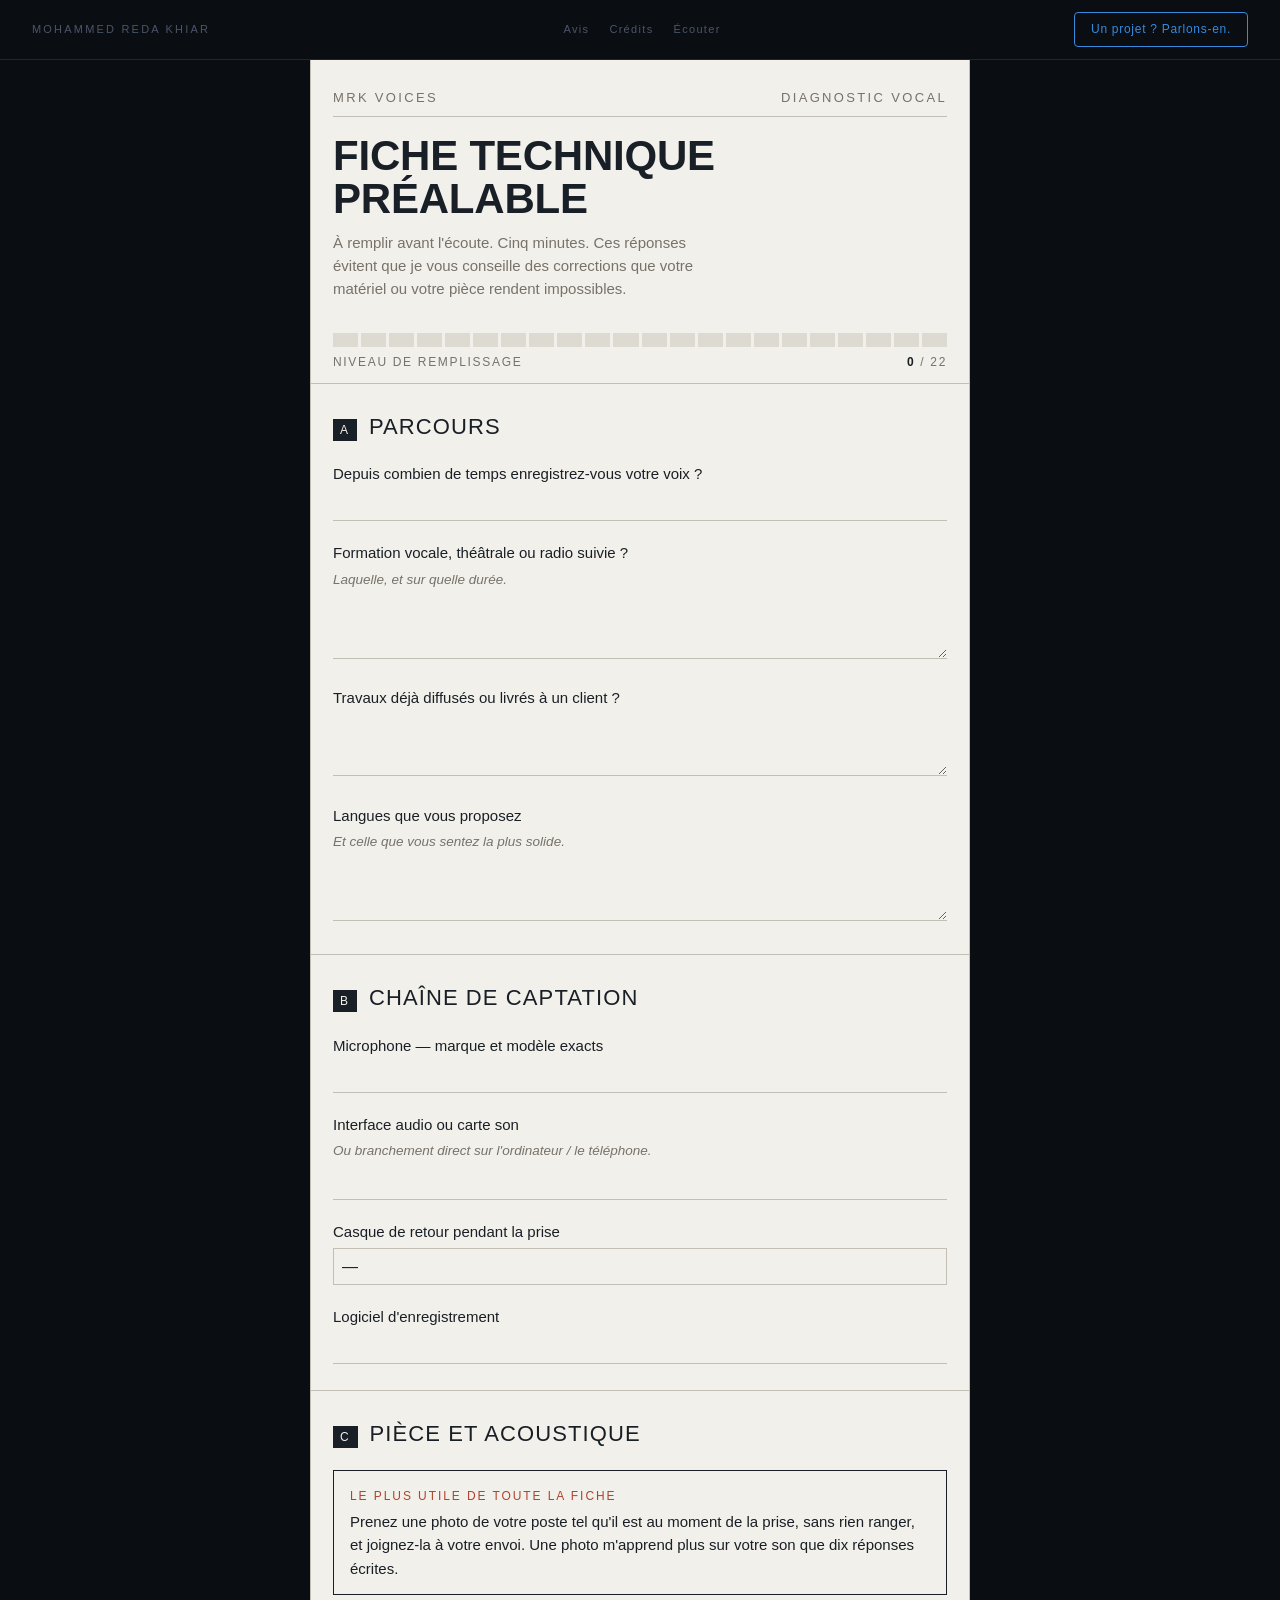
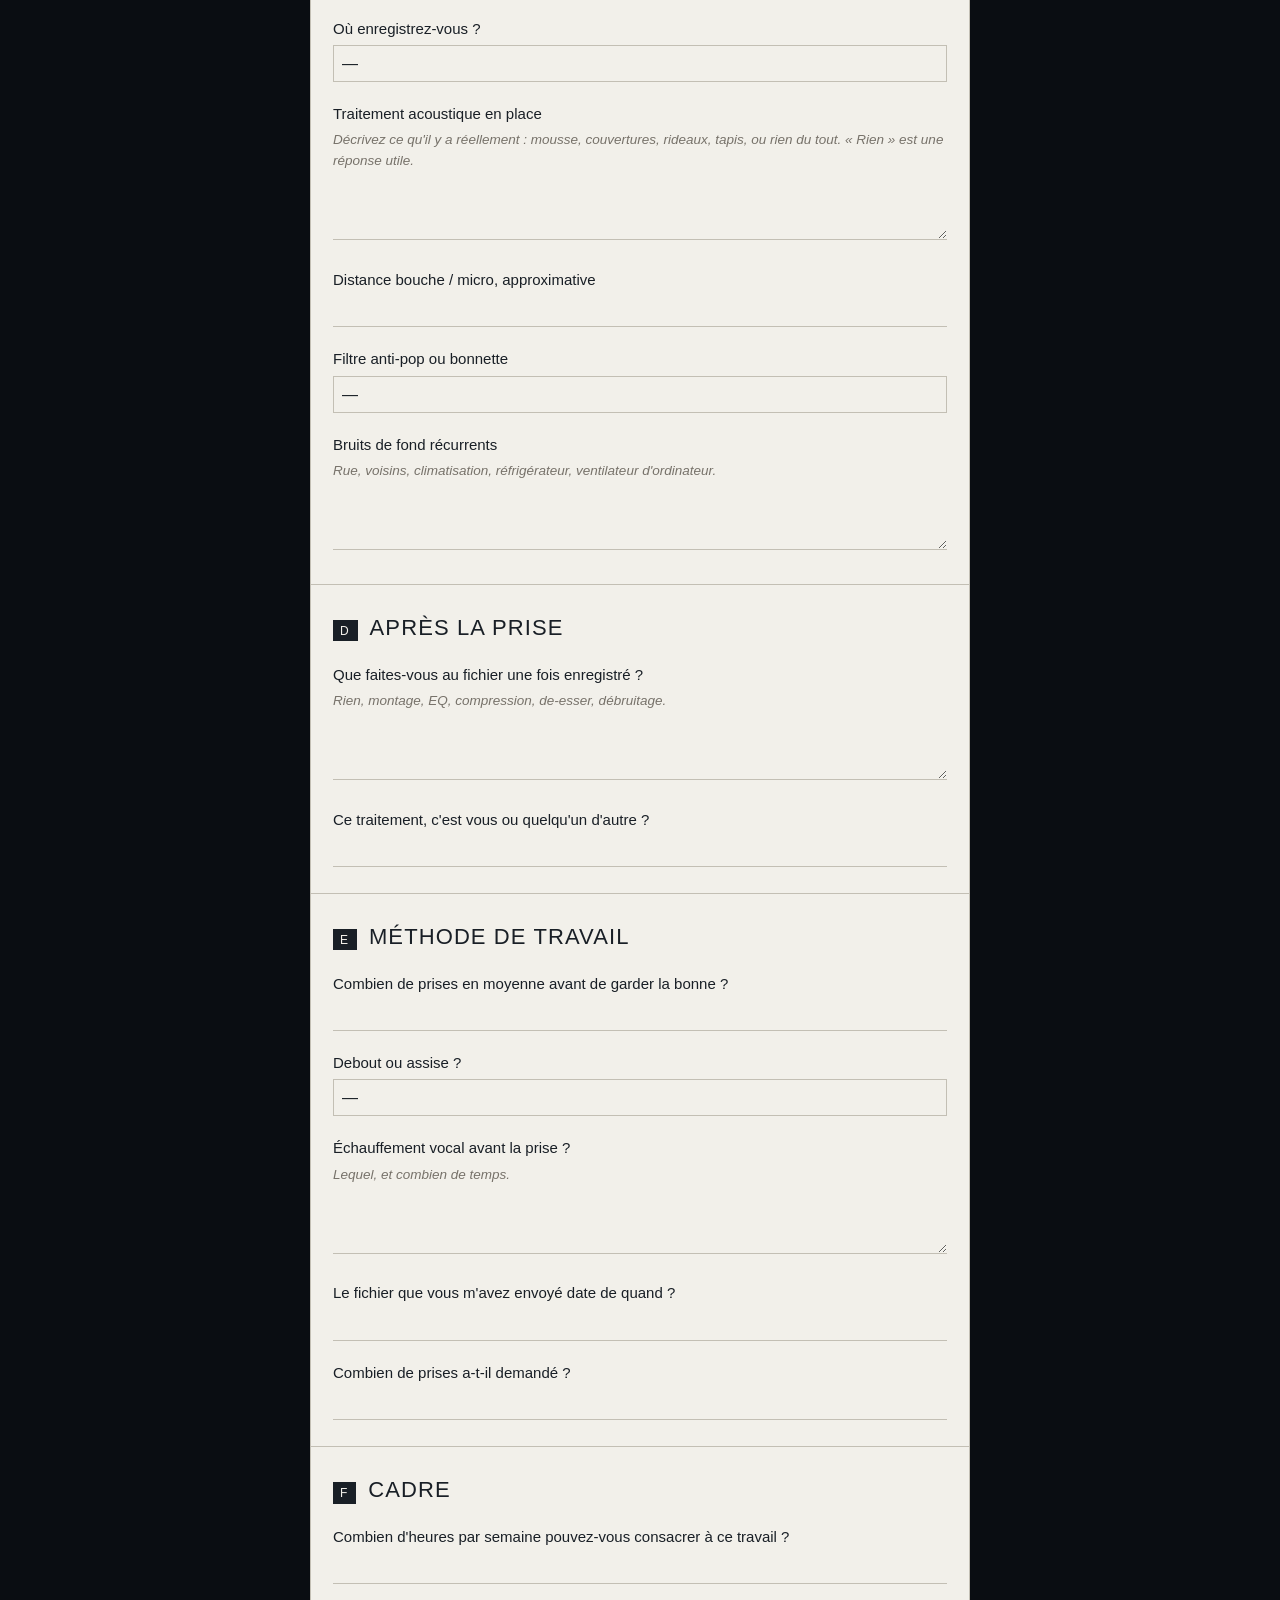
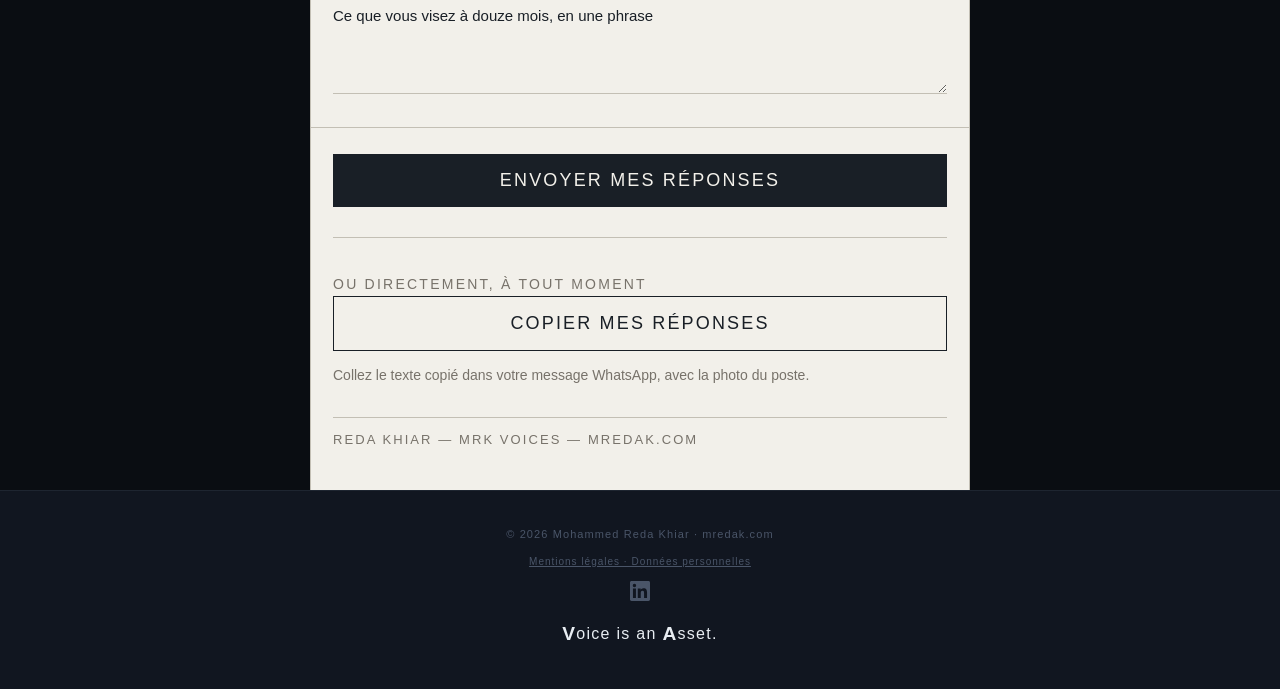
<file: fiche-technique-prealable.html>
<!DOCTYPE html>
<html lang="fr" dir="ltr">
<head>
<meta charset="UTF-8">
<meta name="viewport" content="width=device-width, initial-scale=1">
<link rel="icon" type="image/svg+xml" href="/favicon.svg">
<title>Fiche technique préalable — MRK Voices</title>
<meta name="robots" content="noindex,nofollow">
<meta http-equiv="Content-Security-Policy" content="default-src 'self'; script-src 'self'; style-src 'self' 'unsafe-inline' https://fonts.googleapis.com; font-src 'self' https://fonts.gstatic.com; img-src 'self' data:; connect-src 'self' https://formspree.io; form-action 'self' https://formspree.io; base-uri 'self'; upgrade-insecure-requests">
<meta http-equiv="X-Frame-Options" content="SAMEORIGIN">
<meta http-equiv="X-Content-Type-Options" content="nosniff">
<meta name="referrer" content="strict-origin-when-cross-origin">
<link rel="preconnect" href="https://fonts.googleapis.com">
<link rel="preconnect" href="https://fonts.gstatic.com" crossorigin>
<link href="https://fonts.googleapis.com/css2?family=Barlow+Condensed:wght@400;500;600&family=DM+Sans:ital,wght@0,400;0,500;1,400&display=swap" rel="stylesheet">
<style>
  :root{
    --bg-primary:  #0a0d12;
    --bg-secondary:#111620;
    --text-primary:#e8edf2;
    --text-muted:  #4a5568;
    --border:      #1e2530;
    --accent-blue: #378ADD;

    --bone:  #E9E7E0;
    --paper: #F2F0EA;
    --ink:   #191F26;
    --muted: #77726A;
    --rule:  #C3BFB4;
    --signal:#2F6B54;
    --peak:  #C98A1E;
    --hot:   #B0432F;
  }

  *{box-sizing:border-box;}

  html{-webkit-text-size-adjust:100%;scroll-behavior:smooth;}

  body{
    margin:0;
    background:var(--bg-primary);
    color:var(--ink);
    font-family:'DM Sans',sans-serif;
    font-size:16px;
    line-height:1.55;
    overflow-x:hidden;
  }

  a{color:inherit;text-decoration:none;}

  /* ── SKIP LINK ── */
  .skip-link{
    position:absolute;top:-40px;left:0;
    background:var(--accent-blue);color:#fff;
    padding:8px 16px;font-size:13px;
    z-index:9999;transition:top .2s;
  }
  .skip-link:focus{top:0;}

  /* ── NAV (gabarit du site) ── */
  nav{
    position:fixed;top:0;left:0;right:0;
    height:60px;background:var(--bg-primary);
    border-bottom:1px solid var(--border);
    display:flex;align-items:center;justify-content:space-between;
    padding:0 32px;z-index:100;
  }
  .nav-brand{
    font-size:11px;letter-spacing:.2em;
    text-transform:uppercase;color:var(--text-muted);
    white-space:nowrap;
  }
  .nav-anchor-btn{
    font-size:11px;letter-spacing:.12em;
    color:var(--text-muted);padding:4px 10px;
    border-radius:3px;transition:color .2s;
  }
  .nav-anchor-btn:hover{color:var(--text-primary);}
  .nav-cta{
    font-size:12px;letter-spacing:.06em;
    color:var(--accent-blue);padding:7px 16px;
    border:1px solid var(--accent-blue);border-radius:4px;
    transition:background .2s, color .2s;white-space:nowrap;
  }
  .nav-cta:hover{background:rgba(55,138,221,.12);color:var(--text-primary);}

  @media (max-width:768px){
    nav{padding:0 16px;}
    .nav-brand{display:none;}
    .nav-anchors{display:none !important;}
    .nav-cta{font-size:11px;padding:6px 12px;}
  }

  main{padding-top:60px;}

  /* ── FOOTER (gabarit du site) ── */
  footer{
    padding:24px;text-align:center;
    border-top:1px solid var(--border);background:var(--bg-secondary);
  }
  .footer-text{font-size:11px;color:var(--text-muted);letter-spacing:.1em;}
  .footer-linkedin{
    display:inline-flex;align-items:center;justify-content:center;
    margin-top:12px;color:var(--text-muted);transition:color .2s;
  }
  .footer-linkedin:hover{color:var(--accent-blue);}

  /* ── SHEET (fiche — inchangé) ── */
  .sheet{
    max-width:660px;
    margin:0 auto;
    background:var(--paper);
    min-height:100vh;
    border-left:1px solid var(--rule);
    border-right:1px solid var(--rule);
  }

  /* ---- meter header ---- */
  .head{
    padding:28px 22px 0;
  }

  .brandline{
    display:flex;
    justify-content:space-between;
    align-items:baseline;
    font-family:'Barlow Condensed',sans-serif;
    font-size:13px;
    letter-spacing:.18em;
    text-transform:uppercase;
    color:var(--muted);
    border-bottom:1px solid var(--rule);
    padding-bottom:8px;
  }

  h1{
    font-family:'Barlow Condensed',sans-serif;
    font-weight:600;
    font-size:clamp(30px,7vw,42px);
    line-height:1.02;
    letter-spacing:-.005em;
    text-transform:uppercase;
    margin:18px 0 10px;
    color:var(--ink);
  }

  .standfirst{
    font-size:15px;
    color:var(--muted);
    max-width:46ch;
    margin:0 0 22px;
  }

  /* ---- signature: segmented level meter ---- */
  .meter{
    position:sticky;
    top:60px;
    z-index:5;
    background:var(--paper);
    padding:10px 22px 12px;
    border-bottom:1px solid var(--rule);
  }

  .meter-scale{
    display:flex;
    gap:3px;
    height:14px;
  }

  .seg{
    flex:1;
    background:var(--rule);
    opacity:.45;
    transition:opacity .18s ease, background .18s ease;
  }

  .seg.on{opacity:1;background:var(--signal);}
  .seg.on.warm{background:var(--peak);}
  .seg.on.hot{background:var(--hot);}

  .meter-legend{
    display:flex;
    justify-content:space-between;
    font-family:'Barlow Condensed',sans-serif;
    font-size:12px;
    letter-spacing:.14em;
    text-transform:uppercase;
    color:var(--muted);
    margin-top:6px;
  }

  #count{color:var(--ink);font-weight:600;}

  /* ---- sections ---- */
  section.q-section{
    padding:26px 22px 6px;
    border-bottom:1px solid var(--rule);
  }

  .sec-head{
    display:flex;
    align-items:baseline;
    gap:12px;
    margin-bottom:18px;
  }

  .sec-id{
    font-family:'Barlow Condensed',sans-serif;
    font-size:12px;
    letter-spacing:.16em;
    color:var(--paper);
    background:var(--ink);
    padding:2px 7px 1px;
  }

  .sec-head h2{
    font-family:'Barlow Condensed',sans-serif;
    font-weight:500;
    font-size:22px;
    letter-spacing:.05em;
    text-transform:uppercase;
    margin:0;
    color:var(--ink);
  }

  .q{margin-bottom:20px;}

  label{
    display:block;
    font-weight:500;
    font-size:15px;
    margin-bottom:5px;
  }

  .hint{
    display:block;
    font-size:13.5px;
    color:var(--muted);
    font-style:italic;
    margin-bottom:7px;
  }

  input[type=text],input[type=tel],textarea,select{
    width:100%;
    font-family:'DM Sans',sans-serif;
    font-size:16px;
    color:var(--ink);
    background:transparent;
    border:none;
    border-bottom:1.5px solid var(--rule);
    padding:6px 2px;
    border-radius:0;
    appearance:none;
  }

  textarea{resize:vertical;min-height:52px;line-height:1.5;}

  select{
    border:1.5px solid var(--rule);
    padding:9px 8px;
    background:var(--paper);
  }

  input:focus,textarea:focus,select:focus{
    outline:none;
    border-color:var(--signal);
    background:rgba(47,107,84,.045);
  }

  input:focus-visible,textarea:focus-visible,select:focus-visible,button:focus-visible{
    outline:2px solid var(--signal);
    outline-offset:2px;
  }

  /* ---- photo callout ---- */
  .callout{
    border:1.5px solid var(--ink);
    padding:16px 16px 14px;
    margin:4px 0 22px;
  }

  .callout .tag{
    font-family:'Barlow Condensed',sans-serif;
    font-size:12px;
    letter-spacing:.16em;
    text-transform:uppercase;
    color:var(--hot);
    display:block;
    margin-bottom:5px;
  }

  .callout p{margin:0;font-size:15px;}

  /* ---- send / export ---- */
  .foot{padding:26px 22px 40px;}

  button{
    width:100%;
    font-family:'Barlow Condensed',sans-serif;
    font-size:18px;
    letter-spacing:.12em;
    text-transform:uppercase;
    color:var(--paper);
    background:var(--ink);
    border:none;
    padding:16px;
    cursor:pointer;
    transition:background .15s ease;
  }

  button:hover{background:var(--signal);}
  button.done{background:var(--signal);}
  button:disabled{opacity:.55;cursor:not-allowed;}

  .foot p{
    font-size:14px;
    color:var(--muted);
    margin:14px 0 0;
  }

  #fiche-error{
    color:var(--hot);
    font-size:14px;
    margin:14px 0 0;
  }

  .fallback{margin-top:30px;padding-top:22px;border-top:1px solid var(--rule);}
  .fallback-label{
    font-family:'Barlow Condensed',sans-serif;
    font-size:12px;
    letter-spacing:.16em;
    text-transform:uppercase;
    color:var(--muted);
    margin:0 0 10px;
  }
  .fallback button{background:transparent;color:var(--ink);border:1.5px solid var(--ink);}
  .fallback button:hover{background:var(--ink);color:var(--paper);}
  .fallback button.done{background:var(--signal);color:var(--paper);border-color:var(--signal);}

  .sig{
    font-family:'Barlow Condensed',sans-serif;
    font-size:13px;
    letter-spacing:.16em;
    text-transform:uppercase;
    color:var(--muted);
    margin-top:30px;
    padding-top:12px;
    border-top:1px solid var(--rule);
  }

  #out{
    width:100%;
    margin-top:16px;
    font-size:13px;
    line-height:1.45;
    font-family:'DM Sans',sans-serif;
    color:var(--ink);
    min-height:150px;
    border:1px solid var(--rule);
    padding:10px;
    display:none;
  }

  #fiche-confirm{
    font-family:'Barlow Condensed',sans-serif;
    font-size:18px;
    letter-spacing:.12em;
    text-transform:uppercase;
    text-align:center;
    color:var(--paper);
    background:var(--signal);
    padding:16px;
    margin:0;
  }

  @media (prefers-reduced-motion:reduce){
    *{transition:none !important;}
  }
</style>
</head>
<body>
<a href="#main-content" class="skip-link">Aller au contenu principal</a>

<header>
  <nav aria-label="Navigation principale">
    <a href="/" class="nav-brand">Mohammed Reda Khiar</a>
    <div class="nav-anchors" style="display:flex;gap:0;align-items:center;">
      <a href="/#reviews" class="nav-anchor-btn">Avis</a>
      <a href="/#videos" class="nav-anchor-btn">Crédits</a>
      <a href="/#demos" class="nav-anchor-btn">Écouter</a>
    </div>
    <a href="/#contact" class="nav-cta">Un projet ? Parlons-en.</a>
  </nav>
</header>

<main id="main-content">
<div class="sheet">

  <div class="head">
    <div class="brandline"><span>MRK Voices</span><span>Diagnostic vocal</span></div>
    <h1>Fiche technique préalable</h1>
    <p class="standfirst">À remplir avant l'écoute. Cinq minutes. Ces réponses évitent que je vous conseille des corrections que votre matériel ou votre pièce rendent impossibles.</p>
  </div>

  <div class="meter">
    <div class="meter-scale" id="scale"></div>
    <div class="meter-legend"><span>Niveau de remplissage</span><span><span id="count">0</span> / 22</span></div>
  </div>

  <form id="fiche-form" action="https://formspree.io/f/xbdnnpvq" method="POST">
  <input type="hidden" name="_subject" value="Fiche technique — diagnostic vocal">
  <input type="text" name="_gotcha" style="display:none" tabindex="-1" autocomplete="off">

  <section class="q-section">
    <div class="sec-head"><span class="sec-id">A</span><h2>Parcours</h2></div>
    <div class="q"><label for="q1">Depuis combien de temps enregistrez-vous votre voix ?</label><input type="text" id="q1" name="Ancienneté" data-q="Ancienneté"></div>
    <div class="q"><label for="q2">Formation vocale, théâtrale ou radio suivie ?</label><span class="hint">Laquelle, et sur quelle durée.</span><textarea id="q2" name="Formation" data-q="Formation"></textarea></div>
    <div class="q"><label for="q3">Travaux déjà diffusés ou livrés à un client ?</label><textarea id="q3" name="Travaux livrés" data-q="Travaux livrés"></textarea></div>
    <div class="q"><label for="q4">Langues que vous proposez</label><span class="hint">Et celle que vous sentez la plus solide.</span><textarea id="q4" name="Langues" data-q="Langues"></textarea></div>
  </section>

  <section class="q-section">
    <div class="sec-head"><span class="sec-id">B</span><h2>Chaîne de captation</h2></div>
    <div class="q"><label for="q5">Microphone — marque et modèle exacts</label><input type="text" id="q5" name="Micro" data-q="Micro"></div>
    <div class="q"><label for="q6">Interface audio ou carte son</label><span class="hint">Ou branchement direct sur l'ordinateur / le téléphone.</span><input type="text" id="q6" name="Interface" data-q="Interface"></div>
    <div class="q"><label for="q7">Casque de retour pendant la prise</label><select id="q7" name="Casque de retour" data-q="Casque de retour"><option value="">—</option><option>Oui, fermé</option><option>Oui, ouvert</option><option>Oui, modèle inconnu</option><option>Non</option></select></div>
    <div class="q"><label for="q8">Logiciel d'enregistrement</label><input type="text" id="q8" name="Logiciel" data-q="Logiciel"></div>
  </section>

  <section class="q-section">
    <div class="sec-head"><span class="sec-id">C</span><h2>Pièce et acoustique</h2></div>

    <div class="callout">
      <span class="tag">Le plus utile de toute la fiche</span>
      <p>Prenez une photo de votre poste tel qu'il est au moment de la prise, sans rien ranger, et joignez-la à votre envoi. Une photo m'apprend plus sur votre son que dix réponses écrites.</p>
    </div>

    <div class="q"><label for="q9">Où enregistrez-vous ?</label><select id="q9" name="Lieu" data-q="Lieu"><option value="">—</option><option>Chambre</option><option>Salon</option><option>Bureau</option><option>Placard / dressing</option><option>Cabine ou booth</option><option>Studio extérieur</option><option>Autre</option></select></div>
    <div class="q"><label for="q10">Traitement acoustique en place</label><span class="hint">Décrivez ce qu'il y a réellement : mousse, couvertures, rideaux, tapis, ou rien du tout. « Rien » est une réponse utile.</span><textarea id="q10" name="Acoustique" data-q="Acoustique"></textarea></div>
    <div class="q"><label for="q11">Distance bouche / micro, approximative</label><input type="text" id="q11" name="Distance micro" data-q="Distance micro"></div>
    <div class="q"><label for="q12">Filtre anti-pop ou bonnette</label><select id="q12" name="Anti-pop" data-q="Anti-pop"><option value="">—</option><option>Filtre anti-pop</option><option>Bonnette mousse</option><option>Les deux</option><option>Aucun</option></select></div>
    <div class="q"><label for="q13">Bruits de fond récurrents</label><span class="hint">Rue, voisins, climatisation, réfrigérateur, ventilateur d'ordinateur.</span><textarea id="q13" name="Bruits de fond" data-q="Bruits de fond"></textarea></div>
  </section>

  <section class="q-section">
    <div class="sec-head"><span class="sec-id">D</span><h2>Après la prise</h2></div>
    <div class="q"><label for="q14">Que faites-vous au fichier une fois enregistré ?</label><span class="hint">Rien, montage, EQ, compression, de-esser, débruitage.</span><textarea id="q14" name="Traitement appliqué" data-q="Traitement appliqué"></textarea></div>
    <div class="q"><label for="q15">Ce traitement, c'est vous ou quelqu'un d'autre ?</label><input type="text" id="q15" name="Auteur du traitement" data-q="Auteur du traitement"></div>
  </section>

  <section class="q-section">
    <div class="sec-head"><span class="sec-id">E</span><h2>Méthode de travail</h2></div>
    <div class="q"><label for="q16">Combien de prises en moyenne avant de garder la bonne ?</label><input type="text" id="q16" name="Nombre de prises" data-q="Nombre de prises"></div>
    <div class="q"><label for="q17">Debout ou assise ?</label><select id="q17" name="Position" data-q="Position"><option value="">—</option><option>Debout</option><option>Assise</option><option>Les deux selon le texte</option></select></div>
    <div class="q"><label for="q18">Échauffement vocal avant la prise ?</label><span class="hint">Lequel, et combien de temps.</span><textarea id="q18" name="Échauffement" data-q="Échauffement"></textarea></div>
    <div class="q"><label for="q19">Le fichier que vous m'avez envoyé date de quand ?</label><input type="text" id="q19" name="Date du fichier" data-q="Date du fichier"></div>
    <div class="q"><label for="q20">Combien de prises a-t-il demandé ?</label><input type="text" id="q20" name="Prises sur ce fichier" data-q="Prises sur ce fichier"></div>
  </section>

  <section class="q-section">
    <div class="sec-head"><span class="sec-id">F</span><h2>Cadre</h2></div>
    <div class="q"><label for="q21">Combien d'heures par semaine pouvez-vous consacrer à ce travail ?</label><input type="text" id="q21" name="Heures disponibles" data-q="Heures disponibles"></div>
    <div class="q"><label for="q22">Ce que vous visez à douze mois, en une phrase</label><textarea id="q22" name="Objectif 12 mois" data-q="Objectif 12 mois"></textarea></div>
  </section>

  <div class="foot">
    <button type="submit" id="fiche-submit-btn">Envoyer mes réponses</button>
    <p id="fiche-confirm" style="display:none">Reçu, merci. Je reviens vers vous après l'écoute.</p>
    <p id="fiche-error" style="display:none">L'envoi automatique a échoué. Copiez vos réponses ci-dessous et envoyez-les-moi par WhatsApp.</p>

    <div class="fallback">
      <p class="fallback-label">Ou directement, à tout moment</p>
      <button type="button" id="copy">Copier mes réponses</button>
      <p>Collez le texte copié dans votre message WhatsApp, avec la photo du poste.</p>
      <textarea id="out" readonly aria-label="Réponses au format texte"></textarea>
    </div>

    <div class="sig">Reda Khiar — MRK Voices — mredak.com</div>
  </div>
  </form>

</div>
</main>

<footer>
  <p class="footer-text">© 2026 Mohammed Reda Khiar · mredak.com</p>
  <a href="/#mentions" style="font-size:10px;letter-spacing:.1em;color:var(--text-muted);margin-top:8px;display:block;text-decoration:underline;">Mentions légales · Données personnelles</a>
  <a class="footer-linkedin" href="https://linkedin.com/in/mohammedreda-khiar" target="_blank" rel="noopener noreferrer" aria-label="LinkedIn Mohammed Reda Khiar">
    <svg width="20" height="20" viewBox="0 0 24 24" fill="currentColor" aria-hidden="true">
      <path d="M20.447 20.452h-3.554v-5.569c0-1.328-.027-3.037-1.852-3.037-1.853 0-2.136 1.445-2.136 2.939v5.667H9.351V9h3.414v1.561h.046c.477-.9 1.637-1.85 3.37-1.85 3.601 0 4.267 2.37 4.267 5.455v6.286zM5.337 7.433a2.062 2.062 0 01-2.063-2.065 2.064 2.064 0 112.063 2.065zm1.782 13.019H3.555V9h3.564v11.452zM22.225 0H1.771C.792 0 0 .774 0 1.729v20.542C0 23.227.792 24 1.771 24h20.451C23.2 24 24 23.227 24 22.271V1.729C24 .774 23.2 0 22.222 0h.003z"/>
    </svg>
  </a>
  <p style="font-family:'DM Sans',sans-serif;font-size:1rem;color:var(--text-primary);letter-spacing:.08em;margin-top:10px;"><strong style="font-size:1.2em;vertical-align:-0.05em;">V</strong>oice is an <strong style="font-size:1.2em;vertical-align:-0.05em;">A</strong>sset.</p>
</footer>

<script src="/fiche.js" defer></script>
</body>
</html>
</file>
